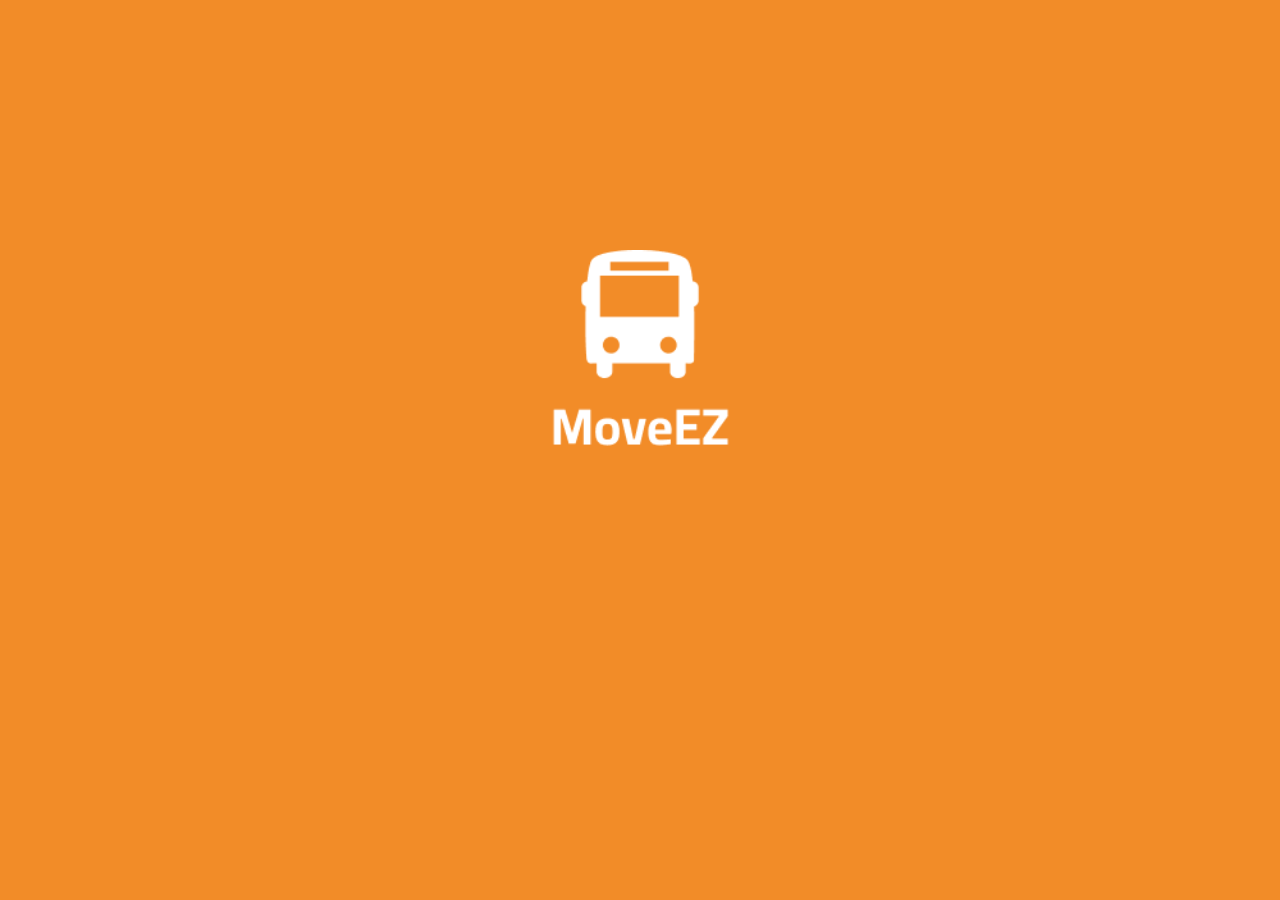
<file: index.html>
<!DOCTYPE html>
<html lang="en">
<head>
  <meta charset="UTF-8">
  <title>MoveEZ</title>
  <style>
    body {
      margin: 0;
      padding: 0;
      background-color: #F28C28;
      font-family: Arial, sans-serif;
      text-align: center;
    }

    .top-image {
      margin-top: 250px;
      width: 15%;
    }

    .bottom-image {
      margin-top: 40px;
      width: 20%;
    }

    .text {
      margin-top: 30px;
      font-size: 20px;
      color: #333;
    }

.loader {
    display: flex;
    align-items: center;
    justify-content: center;
    flex-direction: column;
    gap: 5px;
  }
  
  .loading-text {
    color: white;
    font-size: 14pt;
    font-weight: 600;
    margin-left: 10px;
  }
  
  .dot {
    margin-left: 3px;
    animation: blink 1.5s infinite;
  }
  .dot:nth-child(2) {
    animation-delay: 0.3s;
  }
  
  .dot:nth-child(3) {
    animation-delay: 0.6s;
  }
  
  .loading-bar-background {
    --height: 30px;
    display: flex;
    align-items: center;
    box-sizing: border-box;
    padding: 5px;
    width: 200px;
    height: var(--height);
    background-color: transparent /*change this*/;
    border-radius: calc(var(--height) / 2);
  }
  
  .loading-bar {
    position: relative;
    display: flex;
    justify-content: center;
    flex-direction: column;
    --height: 20px;
    width: 0%;
    height: var(--height);
    overflow: hidden;
    background: white;
    border-radius: calc(var(--height) / 2);
    animation: loading 4s ease-out infinite;
  }
  
  .white-bars-container {
    position: absolute;
    display: flex;
    align-items: center;
    gap: 18px;
  }
  
  .white-bar {
    background: rgb(255, 255, 255);
    background: linear-gradient(
      -45deg,
      rgba(255, 255, 255, 1) 0%,
      rgba(255, 255, 255, 0) 70%
    );
    width: 15px;
    height: 45px;
    opacity: 0.3;
    rotate: 45deg;
  }
  
  @keyframes loading {
    0% {
      width: 0;
    }
    80% {
      width: 100%;
    }
    100% {
      width: 100%;
    }
  }
  
  @keyframes blink {
    0%,
    100% {
      opacity: 0;
    }
    50% {
      opacity: 1;
    }
  }
  
  </style>
</head>
<body>

  <img src="Frame 1.png" alt="Top Image" class="top-image">
<div class="loader">
    <div class="loading-text">
    </div>
    <div class="loading-bar-background">
      <div class="loading-bar">
        <div class="white-bars-container">
          <div class="white-bar"></div>
          <div class="white-bar"></div>
          <div class="white-bar"></div>
          <div class="white-bar"></div>
          <div class="white-bar"></div>
          <div class="white-bar"></div>
          <div class="white-bar"></div>
          <div class="white-bar"></div>
          <div class="white-bar"></div>
          <div class="white-bar"></div>
        </div>
      </div>
    </div>
  </div>
  

</body>
<script>
  setTimeout(function () {
    window.location.href = "index22.html"; // غيري دي لاسم الصفحة اللي عايزة تروحيها
  }, 4000);
</script>

</html>
</file>
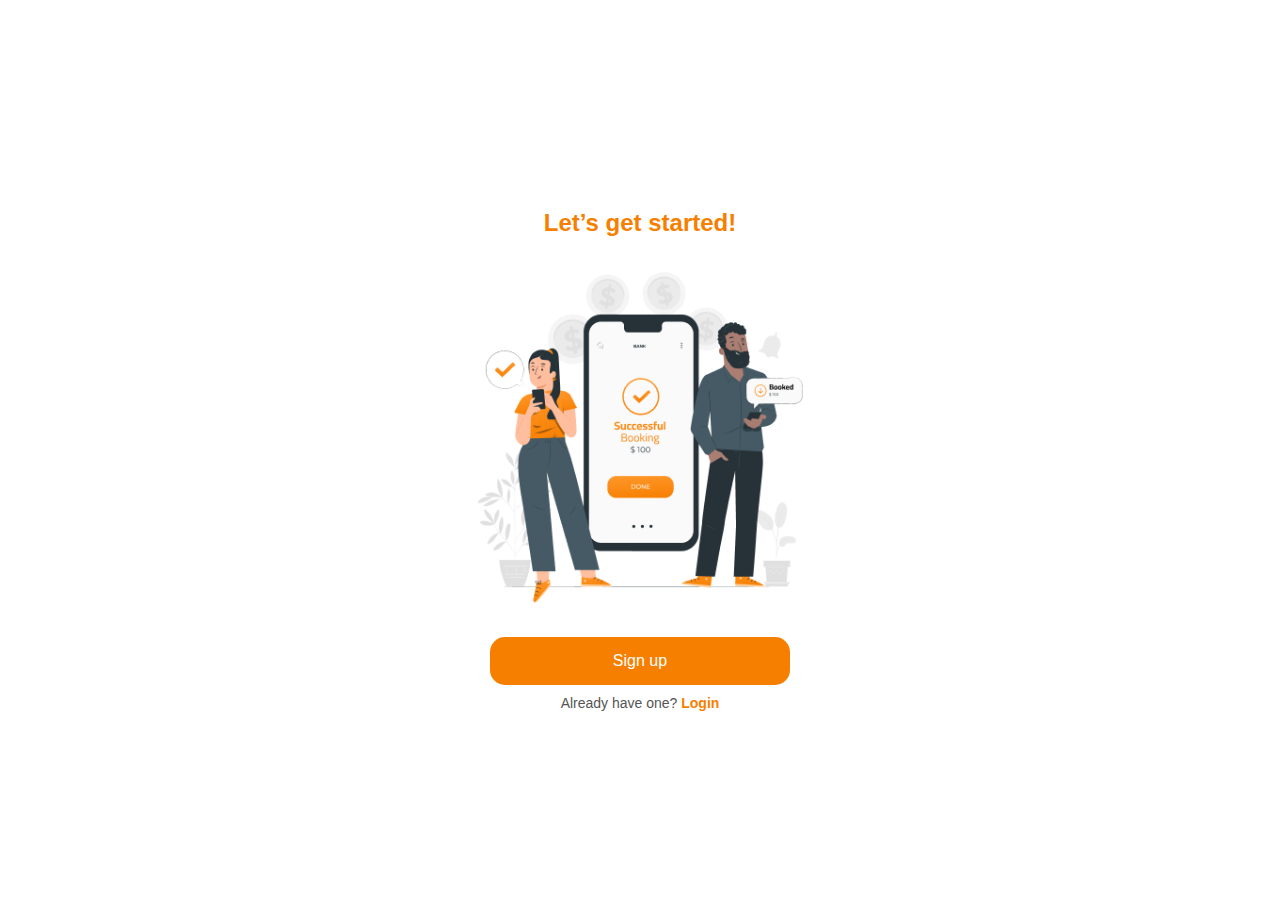
<file: getstarted.html>
<!DOCTYPE html>
<html lang="en">
<head>
  <meta charset="UTF-8" />
  <meta name="viewport" content="width=device-width, initial-scale=1.0"/>
  <title>MoveEZ</title>
  <style>
    body {
      margin: 0;
      font-family: sans-serif;
      background-color: #fff;
      display: flex;
      flex-direction: column;
      align-items: center;
      justify-content: center;
      height: 100vh;
      text-align: center;
    }

    h2 {
      color: rgba(247, 127, 0, 1);
      margin-bottom: 20px;
    }

    .illustration {
      width: auto;
      height: 350px;
      margin-bottom: 30px;
    }

    .signup-button {
      width: 90%;
      max-width: 300px;
      padding: 15px;
      background-color: rgba(247, 127, 0, 1);
      color: white;
      font-size: 16px;
      border: none;
      border-radius: 15px;
      cursor: pointer;
      margin-bottom: 10px;
    }
.container {
      display: flex;
      flex-direction: column;
      align-items: center;
    }

    .login-text {
      font-size: 14px;
      color: #555;
    }

    .login-text a {
      color: rgba(247, 127, 0, 1);
      text-decoration: none;
      font-weight: bold;
    }

  </style>
</head>
<body>  
  <div class="container">
    <h2>Let’s get started!</h2>
    <img src="image.png" alt="Illustration" class="illustration" />

    <button class="signup-button" onclick="goToSignup()">Sign up</button>
    <div class="login-text">Already have one? <a href="login.html">Login</a></div>  </div>

  <script>
    function goToSignup() {
      window.location.href = "signup.html"; // غير الرابط لو محتاج صفحة تانية
    }
  </script>
</body>
</html>
</file>
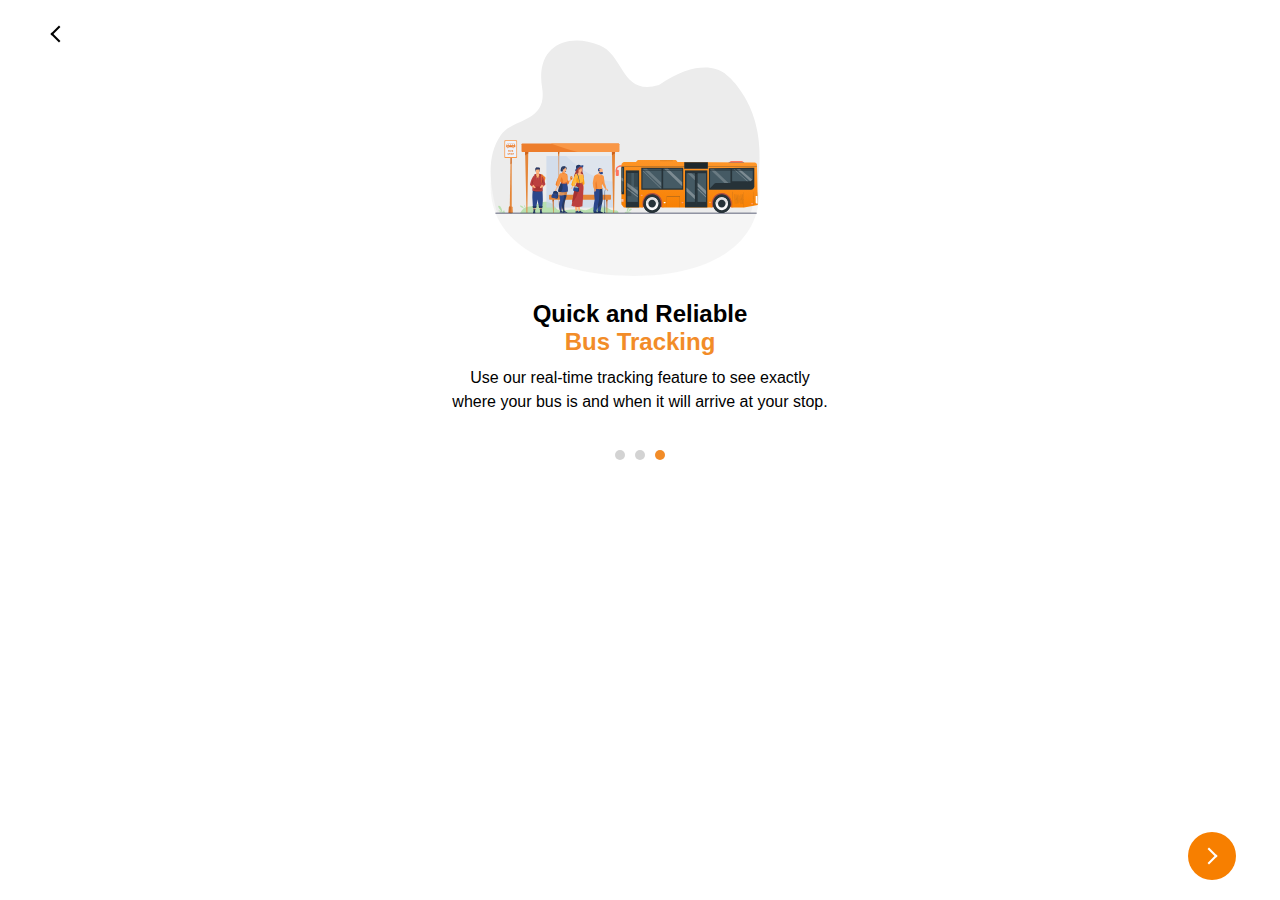
<file: index2.html>
<!DOCTYPE html>
<html lang="en">
<head>
  <meta charset="UTF-8">
  <title>MoveEZ</title>
  <style>
    body {
      margin: 0;
      font-family: sans-serif;
      background: white;
      color: black;
    }

    .container {
      display: flex;
      flex-direction: column;
      align-items: center;
      padding: 20px;
      position: relative;
    }

    .header {
      width: 100%;
      display: flex;
      justify-content: space-between;
    }

    .skip-text {
      font-size: 16px;
      text-decoration: none;
      color: black;
      margin-right: 20px;
    }

    .image-section img {
      width: 90%;
      max-width: 300px;
      margin-top: 20px;
    }

    .text-section {
      text-align: center;
      margin-top: 20px;
    }

    .text-section h2 {
      font-size: 24px;
      margin: 0;
    }

    .text-section .highlight {
      color: #F28C28;
    }

    .text-section p {
      font-size: 16px;
      margin-top: 10px;
      line-height: 1.5;
    }

    .dots {
      display: flex;
      justify-content: center;
      margin-top: 20px;
    }

    .dot {
      height: 10px;
      width: 10px;
      background-color: lightgray;
      border-radius: 50%;
      margin: 0 5px;
    }

    .dot.active {
      background-color: #F28C28;
    }

    button {
      position: relative;
      display: inline-block;
      cursor: pointer;
      outline: none;
      border: 0;
      vertical-align: middle;
      text-decoration: none;
      background: transparent;
      padding: 0;
      font-size: inherit;
      font-family: inherit;
    }

    button.learn-more {
      width: 12rem;
      height: auto;
      position: fixed;
      bottom: 20px;
      right: -100px;
      z-index: 0;
    }

    button.learn-more .circle {
      transition: all 0.45s cubic-bezier(0.65, 0, 0.076, 1);
      position: relative;
      display: block;
      margin: 0;
      width: 3rem;
      height: 3rem;
      background: rgba(247, 127, 0, 1);
      border-radius: 1.625rem;
    }

    button.learn-more .circle .icon.arrow {
      transition: all 0.45s cubic-bezier(0.65, 0, 0.076, 1);
      position: absolute;
      top: 0;
      bottom: 0;
      margin: auto;
      left: 0.625rem;
      width: 1.125rem;
      height: 0.125rem;
      background: none;
    }

    button.learn-more .circle .icon.arrow::before {
      position: absolute;
      content: "";
      top: -0.29rem;
      right: 0.0625rem;
      width: 0.625rem;
      height: 0.625rem;
      border-top: 0.125rem solid #fff;
      border-right: 0.125rem solid #fff;
      transform: rotate(45deg);
    }

    button.learn-more2 {
      width: 10rem;
      height: auto;
      position: fixed;
      bottom: -10px;
      right: -100px;
      z-index: 0;
    }

    button.learn-more2 .circle2 {
      transition: all 0.45s cubic-bezier(0.65, 0, 0.076, 1);
      position: relative;
      display: block;
      margin: 0;
      width: 3rem;
      height: 3rem;
      background: transparent;
      border-radius: 1.625rem;
    }

    button.learn-more2 .circle2 .icon.arrow2 {
      transition: all 0.45s cubic-bezier(0.65, 0, 0.076, 1);
      position: absolute;
      top: 0;
      bottom: 0;
      margin: auto;
      left: 0.625rem;
      width: 1.125rem;
      height: 0.125rem;
      background: none;
    }

    button.learn-more2 .circle2 .icon.arrow2::before {
      position: absolute;
      content: "";
      top: -0.29rem;
      right: 0.0625rem;
      width: 0.625rem;
      height: 0.625rem;
      border-top: 0.125rem solid black;
      border-right: 0.125rem solid black;
      transform: rotate(45deg);
    }

    .back-button {
      width: 10rem;
      height: auto;
      position: absolute;
      top: 20px;
      left: 20px;
      z-index: 1;
      transform: rotate(180deg);
    }

    /* Media Query for Mobile Devices */
    @media (max-width: 767px) {
      .image-section img {
        width: 90%;
        max-width: 350px; /* تكبير الصورة */
      }

      .text-section h2 {
        font-size: 28px; /* تكبير النص */
      }

      .text-section p {
        font-size: 18px; /* تكبير النص */
      }

      .dots .dot {
        width: 15px; /* تكبير النقاط */
        height: 15px;
      }

      button.learn-more {
        width: 14rem; /* تكبير الزر */
        bottom: 30px;
        right: 30px;
      }

      button.learn-more .circle {
        width: 3.5rem; /* تكبير الزر الدائري */
        height: 3.5rem;
      }

      button.learn-more2 {
        width: 12rem;
        bottom: 40px;
      }

      button.learn-more2 .circle2 {
        width: 3.5rem;
        height: 3.5rem;
      }
    }
  </style>
</head>
<body>
  <div class="container">

    <!-- سهم الرجوع فوق شمال -->
    <div class="back-button">
      <a href="index23.html">
        <button class="learn-more2">
          <span class="circle2" aria-hidden="true">
            <span class="icon arrow2"></span>
          </span>
        </button>
      </a>
    </div>

    <!-- صورة الباص -->
    <div class="image-section">
      <img src="Welcome 2.svg" alt="Bus Illustration">
    </div>

    <!-- النص -->
    <div class="text-section">
      <h2>Quick and Reliable<br><span class="highlight">Bus Tracking</span></h2>
      <p>
        Use our real-time tracking feature to see exactly<br>
        where your bus is and when it will arrive at your stop.
      </p>
    </div>

    <!-- الدوائر -->
    <div class="dots">
      <span class="dot"></span>
      <span class="dot"></span>
      <span class="dot active"></span>
    </div>

    <!-- السهم اللي تحت -->
    <div class="next-button">
      <a href="getstarted.html">
        <button class="learn-more">
          <span class="circle" aria-hidden="true">
            <span class="icon arrow"></span>
          </span>
        </button>
      </a>
    </div>
    
  </div>
</body>
</html>
</file>
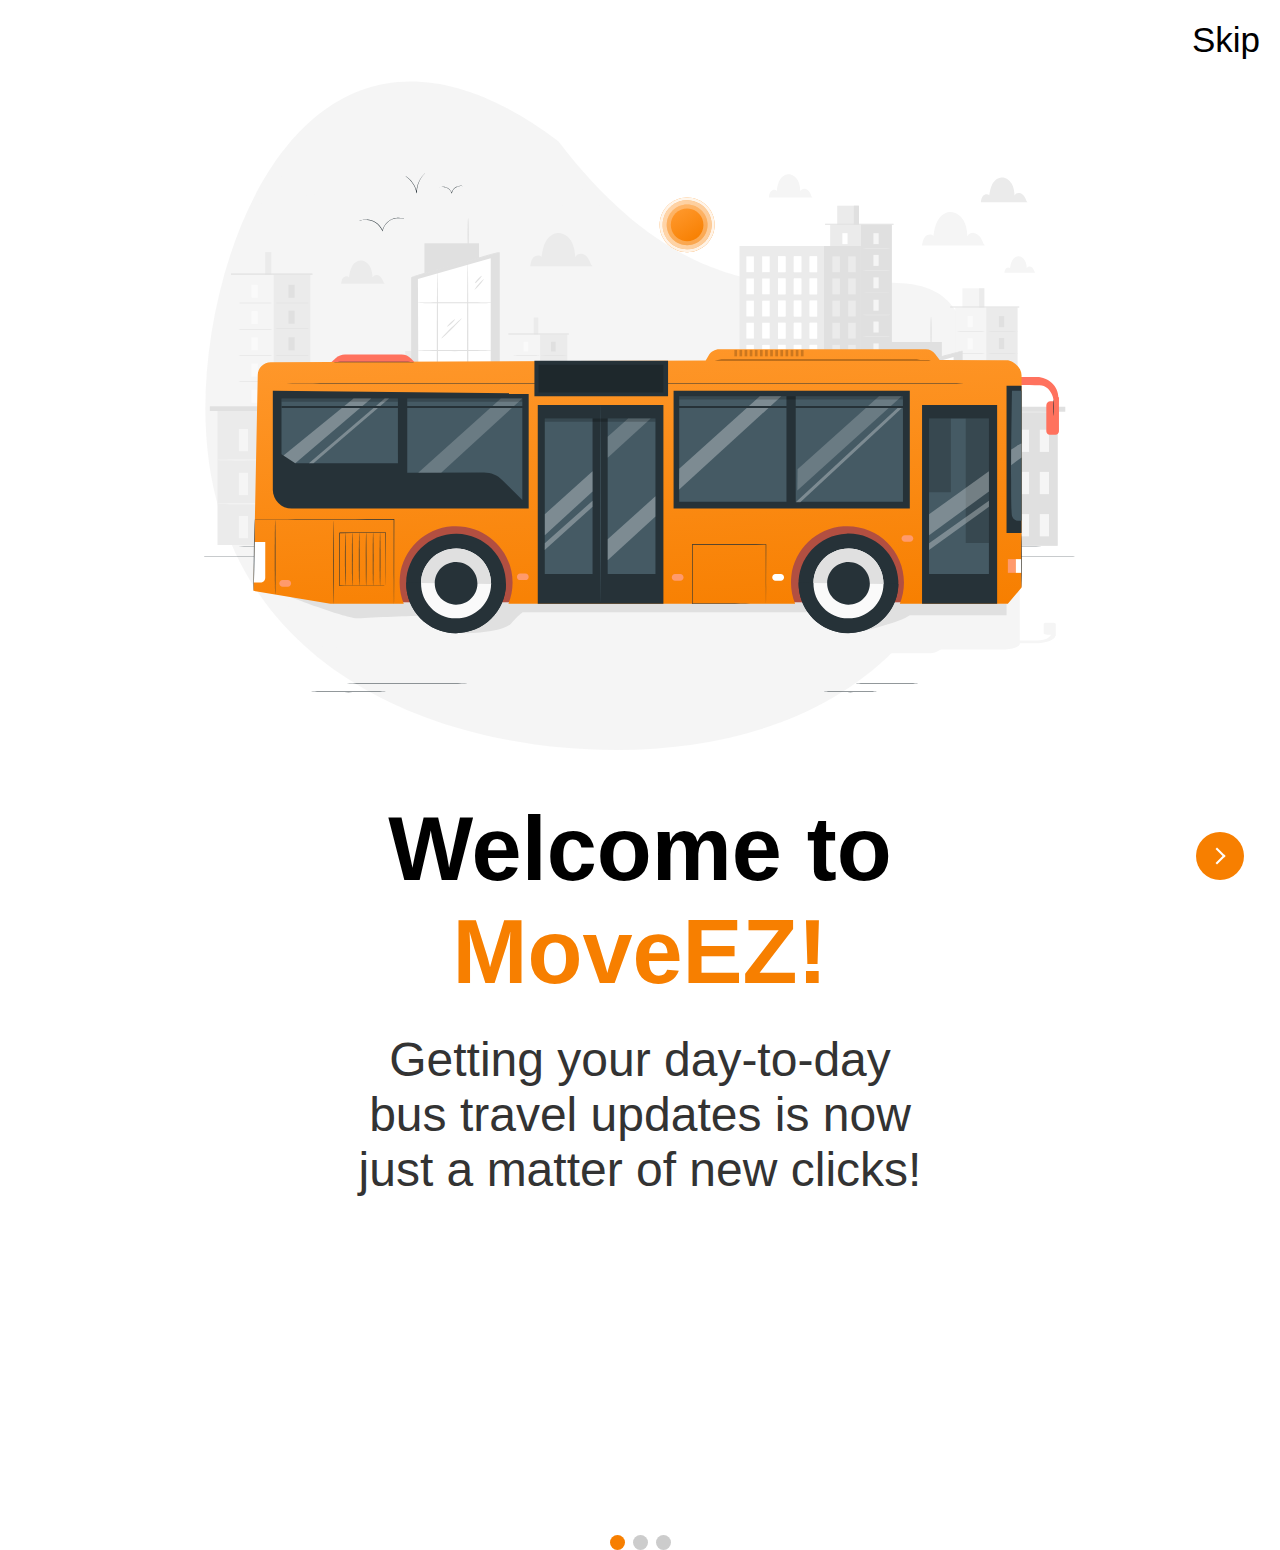
<file: index22.html>
<!DOCTYPE html>
<html lang="en">
<head>
  <meta charset="UTF-8">
  <title>MoveEZ</title>
  <style>
    body {
      margin: 0;
      padding: 0;
      font-family: 'Segoe UI', sans-serif;
      background-color: #fff;
      display: flex;
      flex-direction: column;
      align-items: center;
      height: 100vh;
      position: relative;
    }

    .skip {
      position: absolute;
      top: 20px;
      right: 20px;
      font-size: 35px;
      color: black;
      text-decoration: none;
      
    }

    .bus-image {
      margin-top: 80px;
      width: 900px;

    }

    .text-block {
      text-align: center;
      margin: 30px 20px 0 20px;
    }

    .text-block h1 {
      margin: 0;
      font-size: 90px;
      font-weight: bold;
    }

    .text-block span {
      color: rgba(247, 127, 0, 1);
    }

    .text-block p {
      margin-top: 10px;
      font-size: 48px;
      color: #333;
    }

    .indicators {
      display: flex;
      justify-content: center;
      margin-top: 200px;
      gap: 8px;
    }

    .dot {
      width: 15px;
      height: 15px;
      border-radius: 50%;
      background-color: #ccc;
    }

    .dot.active {
      background-color: rgba(247, 127, 0, 1);
    }

    button {
      position: relative;
      display: inline-block;
      cursor: pointer;
      outline: none;
      border: 0;
      vertical-align: middle;
      text-decoration: none;
      background: transparent;
      padding: 0;
      font-size: inherit;
      font-family: inherit;
    }

    button.learn-more {
      width: 4rem;
      height: auto;
      position: fixed;
      bottom: 20px;
      right: 20px;
      z-index: 1;
    }

    button.learn-more .circle {
      transition: all 0.45s cubic-bezier(0.65, 0, 0.076, 1);
      position: relative;
      display: block;
      margin: 0;
      width: 3rem;
      height: 3rem;
      background: rgba(247, 127, 0, 1);
      border-radius: 1.625rem;
    }

    button.learn-more .circle .icon {
      transition: all 0.45s cubic-bezier(0.65, 0, 0.076, 1);
      position: absolute;
      top: 0;
      bottom: 0;
      margin: auto;
      background: white;
    }

    button.learn-more .circle .icon.arrow {
      transition: all 0.45s cubic-bezier(0.65, 0, 0.076, 1);
      left: 0.625rem;
      width: 1.125rem;
      height: 0.125rem;
      background: none;
    }

    button.learn-more .circle .icon.arrow::before {
      position: absolute;
      content: "";
      top: -0.29rem;
      right: 0.0625rem;
      width: 0.625rem;
      height: 0.625rem;
      border-top: 0.125rem solid #fff;
      border-right: 0.125rem solid #fff;
      transform: rotate(45deg);
    }

    @media (max-width: 768px) {
      .text-block h1 {
        font-size: 32px;
      }
    
      .text-block p {
        font-size: 20px;
      }
    
      .bus-image {
        width: 90%; /* عشان يفضل مناسب */
      }
    }

    
  </style>
</head>
<body>

  <a href="getstarted.html" class="skip">Skip</a>

  <img src="Welcome 1.svg" alt="Bus Image" class="bus-image">
<br>
  <div class="text-block">
    <h1>Welcome to<br> <span>MoveEZ!</span></h1> <br>
    <p>Getting your day-to-day<br>bus travel updates is now<br>just a matter of new clicks!</p>
  </div>
<br> <br> <br>  <br> <br>
  <div class="indicators">
    <div class="dot active"></div>
    <div class="dot"></div>
    <div class="dot"></div>
  </div>

  <button class="learn-more">
    <a href="index23.html">
      <span class="circle" aria-hidden="true">
        <span class="icon arrow"></span>
      </span>
    </a>
  </button>

</body>
</html>
</file>
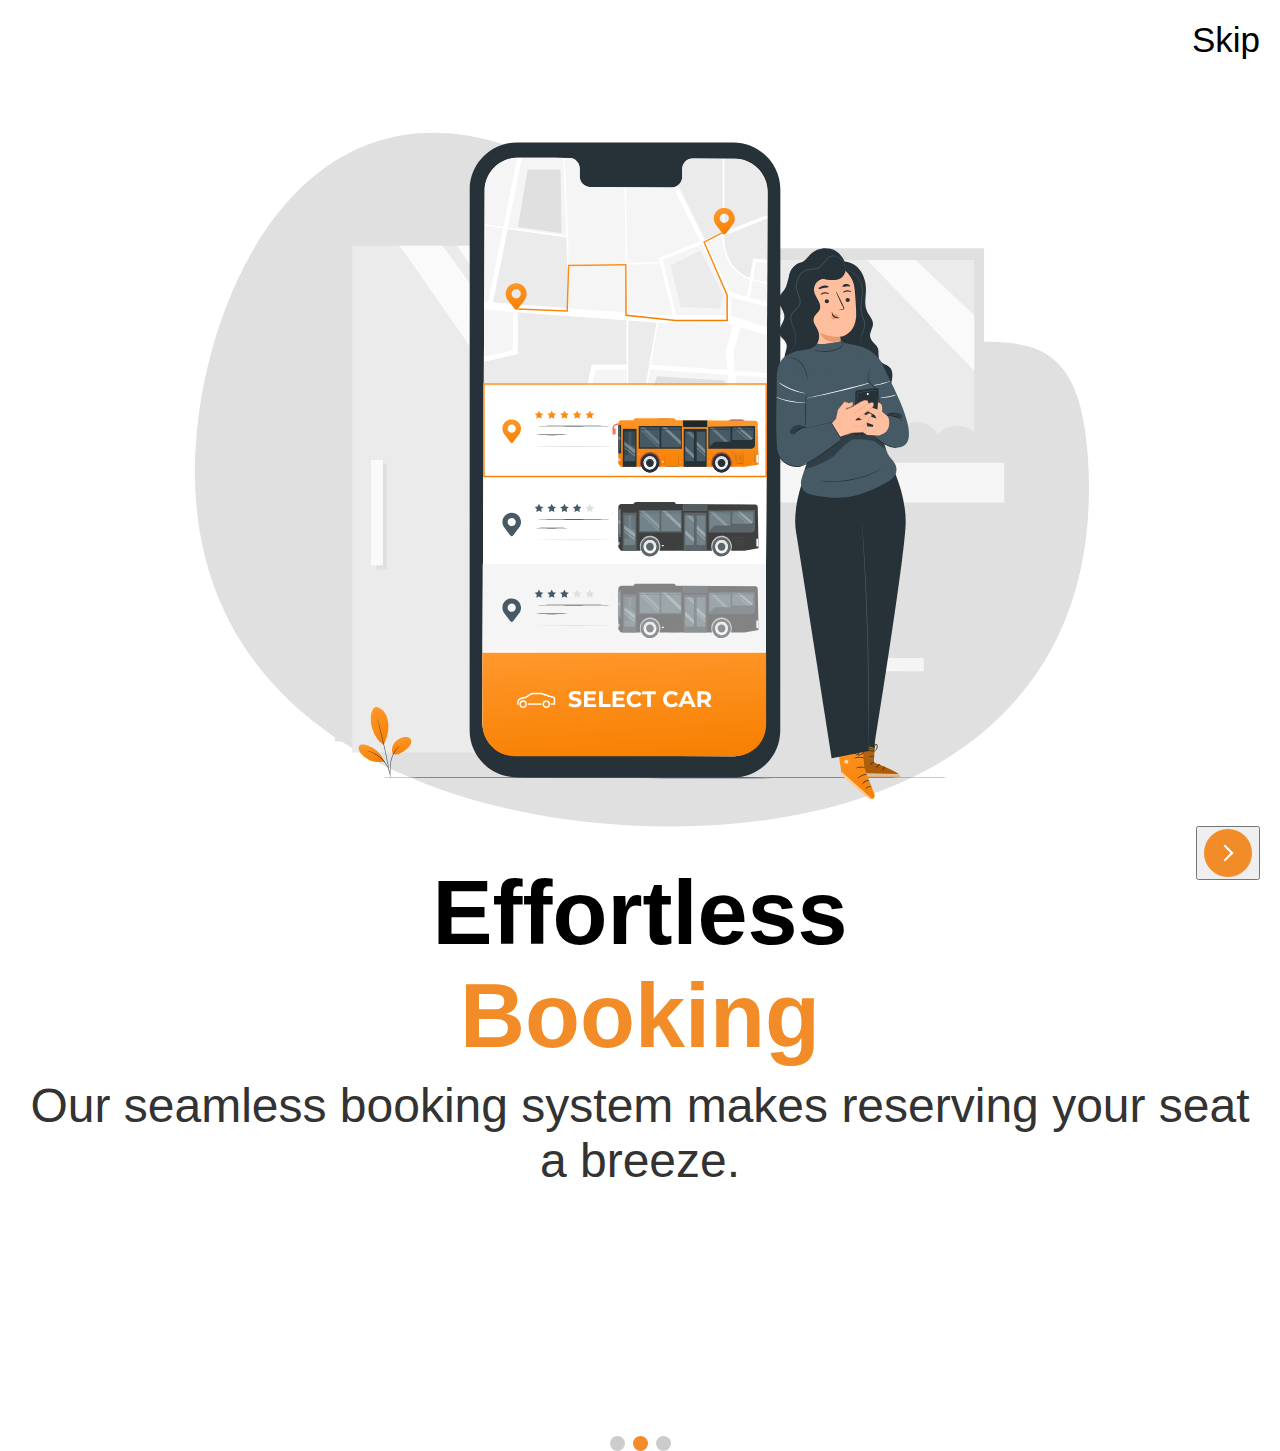
<file: index23.html>
<!DOCTYPE html>
<html lang="en">
<head>
  <meta charset="UTF-8">
  <title>MoveEZ</title>
  <style>
    body {
      margin: 0;
      padding: 0;
      font-family: 'Segoe UI', sans-serif;
      background-color: #fff;
      display: flex;
      flex-direction: column;
      align-items: center;
      height: 100vh;
      position: relative;
    }

    .skip {
      position: absolute;
      top: 20px;
      right: 20px;
      font-size: 35px;
      color: black;
      text-decoration: none;
    }

    .bus-image {
      margin-top: 80px;
      width: 900px;
    }

    .text-block {
      text-align: center;
      margin: 30px 20px 0 20px;
    }

    .text-block h1 {
      margin: 0;
      font-size: 90px;
      font-weight: bold;
    }

    .text-block span {
      color: #F28C28;
    }

    .text-block p {
      margin-top: 10px;
      font-size: 48px;
      color: #333;
    }

    .indicators {
      display: flex;
      justify-content: center;
      margin-top: 200px;
      gap: 8px;
    }

    .dot {
      width: 15px;
      height: 15px;
      border-radius: 50%;
      background-color: #ccc;
    }

    .dot.active {
      background-color: #F28C28;
    }

    button.learn-more {
      width: 4rem;
      height: auto;
      position: fixed;
      bottom: 20px;
      right: 20px;
      z-index: 1;
    }

    button.learn-more .circle {
      transition: all 0.45s cubic-bezier(0.65, 0, 0.076, 1);
      position: relative;
      display: block;
      margin: 0;
      width: 3rem;
      height: 3rem;
      background: #F28C28;
      border-radius: 1.625rem;
    }

    button.learn-more .circle .icon.arrow {
      position: absolute;
      top: 0;
      bottom: 0;
      left: 0.625rem;
      margin: auto;
      width: 1.125rem;
      height: 0.125rem;
      background: none;
    }

    button.learn-more .circle .icon.arrow::before {
      content: "";
      position: absolute;
      top: -0.29rem;
      right: 0.0625rem;
      width: 0.625rem;
      height: 0.625rem;
      border-top: 0.125rem solid white;
      border-right: 0.125rem solid white;
      transform: rotate(45deg);
    }

    .back-button {
      position: absolute;
      top: 20px;
      left: 20px;
      transform: rotate(180deg);
    }

    .back-button .circle2 {
      width: 3rem;
      height: 3rem;
      background: transparent;
      border-radius: 1.625rem;
    }

    .back-button .circle2 .arrow2 {
      position: absolute;
      top: 0;
      bottom: 0;
      left: 0.625rem;
      margin: auto;
      width: 1.125rem;
      height: 0.125rem;
    }

    .back-button .circle2 .arrow2::before {
      content: "";
      position: absolute;
      top: -0.29rem;
      right: 0.0625rem;
      width: 0.625rem;
      height: 0.625rem;
      border-top: 0.125rem solid black;
      border-right: 0.125rem solid black;
      transform: rotate(45deg);
    }
  </style>
</head>
<body>

    
  <a href="getstarted.html" class="skip">Skip</a>

  <div class="bus-image">
    <img src="Home page image (same image as Welcome 3 but in bigger size ).svg" alt="Bus Illustration" style="width:100%;">
  </div>

  <div class="text-block">
    <h1>Effortless<br><span>Booking</span></h1>
    <p>Our seamless booking system makes reserving your seat a breeze.</p>
  </div>

  <div class="indicators">
    <span class="dot"></span>
    <span class="dot active"></span>
    <span class="dot"></span>
  </div>

  <button class="learn-more">
    <span class="circle">
      <span class="icon arrow"></span>
    </span>
  </button>

</body>
</html>
</file>
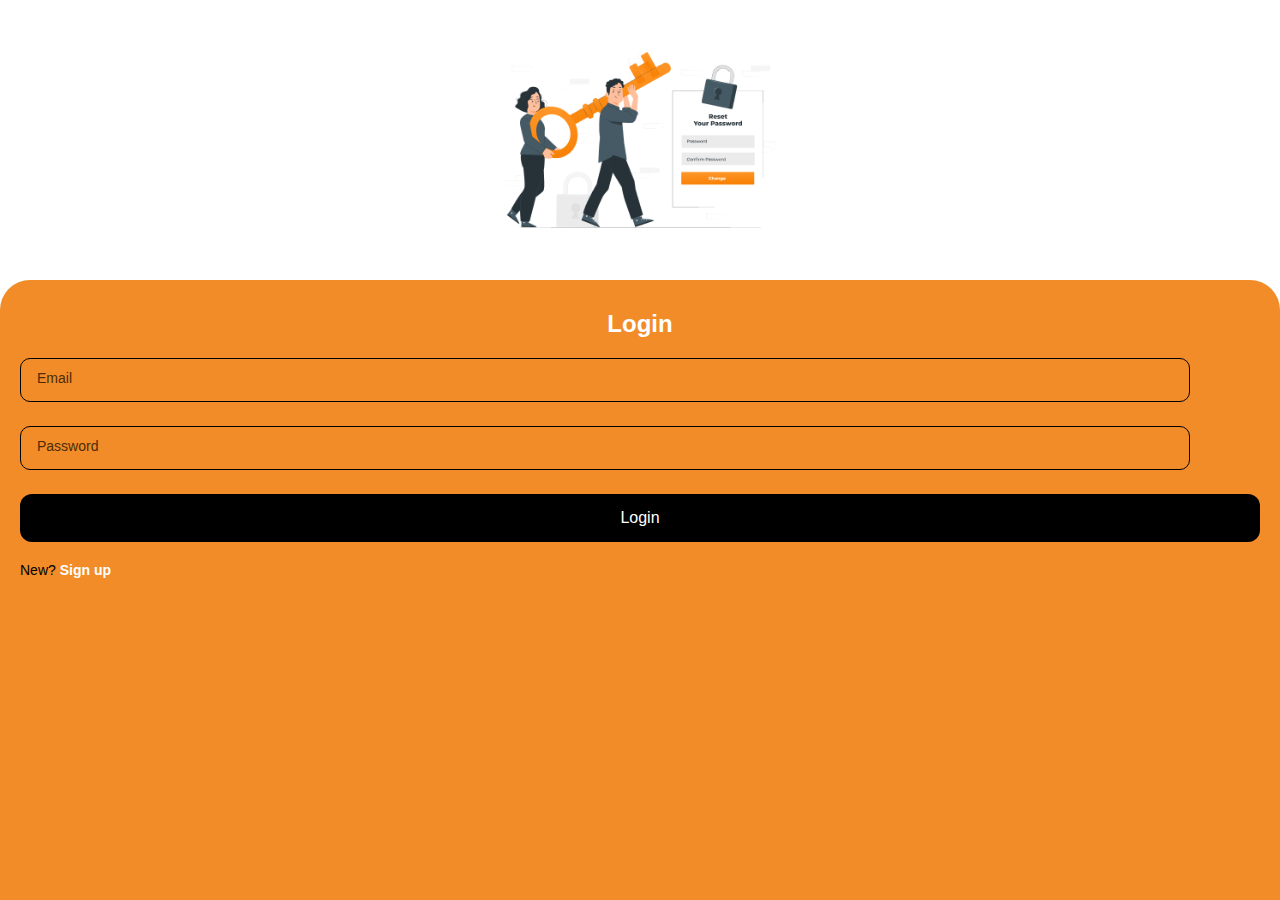
<file: login.html>
<!DOCTYPE html>
<html lang="en">
<head>
  <meta charset="UTF-8" />
  <meta name="viewport" content="width=device-width, initial-scale=1.0"/>
  <title>MoveEZ</title>
  <style>
    body {
      margin: 0;
      font-family: sans-serif;
      background-color: #fff;
    }

    .container {
      display: flex;
      flex-direction: column;
      height: 100vh;
    }

    .top-section {
      flex: 1;
      display: flex;
      justify-content: center;
      align-items: center;
    }

    .illustration {
      max-width: 300px;
      height: auto;
    }

    .form-section {
      flex: 2;
      background-color: #F28C28;
      border-top-left-radius: 30px;
      border-top-right-radius: 30px;
      padding: 30px 20px;
      display: flex;
      flex-direction: column;
      gap: 20px;
    }

    h2 {
      margin: 0;
      color: white;
      text-align: center;
    }

    .form-group {
      position: relative;
    }

    .form-group input {
      width: 90%;
      padding: 12px 40px 12px 12px;
      border-radius: 10px;
      border: 1px solid black;
      outline: none;
      font-size: 16px;
      background-color: transparent;
      transition: border 0.3s;
    }

    .form-group label {
      position: absolute;
      top: 12px;
      left: 12px;
      color: #4c2b06;
      font-size: 14px;
      pointer-events: none;
      transition: all 0.3s ease;
      background-color: #F28C28;
      padding: 0 5px;
    }

    .form-group input:focus + label,
    .form-group input:not(:placeholder-shown) + label {
      top: -8px;
      left: 10px;
      font-size: 12px;
      color: black;
    }

    .error {
      font-size: 12px;
      color: red;
      margin-top: 4px;
    }

    .signup-button {
      width: 100%;
      padding: 15px;
      background-color: black;
      color: white;
      font-size: 16px;
      border: none;
      border-radius: 12px;
      cursor: pointer;
    }

    .toggle-password {
      position: absolute;
      top: 50%;
      right: 12px;
      transform: translateY(-50%);
      cursor: pointer;
      background: none;
      border: none;
      font-size: 14px;
      color: #333;
    }

    .login-text {
      font-size: 14px;
      color: black;
    }

    .login-text a {
      color: white;
      text-decoration: none;
      font-weight: bold;
    }

  </style>
</head>
<body>
  <div class="container">
    <div class="top-section">
      <img src="20602816_6333052 1.png" alt="Illustration" class="illustration" />
    </div>
    <div class="form-section">
      <h2>Login</h2>

      

      <div class="form-group">
        <input type="email" id="email" placeholder=" " />
        <label for="email">Email</label>
        <div class="error" id="email-error"></div>
      </div>

      <div class="form-group">
        <input type="password" id="password" placeholder=" " />
        <label for="password">Password</label>
        <button class="toggle-password" onclick="togglePassword()"></button>
        <div class="error" id="password-error"></div>
      </div>

      <button class="signup-button" onclick="validateForm()">Login</button>
      <div class="login-text">New? <a href="signup.html">Sign up</a></div>  </div>
    </div>
  </div>

  <script>
    function validateForm() {
      let valid = true;

      const name = document.getElementById("name").value.trim();
      const email = document.getElementById("email").value.trim();
      const password = document.getElementById("password").value.trim();

      const nameError = document.getElementById("name-error");
      const emailError = document.getElementById("email-error");
      const passwordError = document.getElementById("password-error");

      nameError.textContent = "";
      emailError.textContent = "";
      passwordError.textContent = "";

      if (name === "") {
        nameError.textContent = "Name is required";
        valid = false;
      }

      if (!/^\S+@\S+\.\S+$/.test(email)) {
        emailError.textContent = "Invalid email";
        valid = false;
      }

      if (password.length < 6) {
        passwordError.textContent = "Password must be at least 6 characters";
        valid = false;
      }

      if (valid) {
        alert("Form is valid. Submitting...");
      }
    }

    function togglePassword() {
      const passwordInput = document.getElementById("password");
      const toggleButton = document.querySelector(".toggle-password");
      const isPassword = passwordInput.type === "password";

      passwordInput.type = isPassword ? "text" : "password";
      toggleButton.textContent = isPassword ? "Hide" : "Show";
    }
  </script>
</body>
</html>
</file>
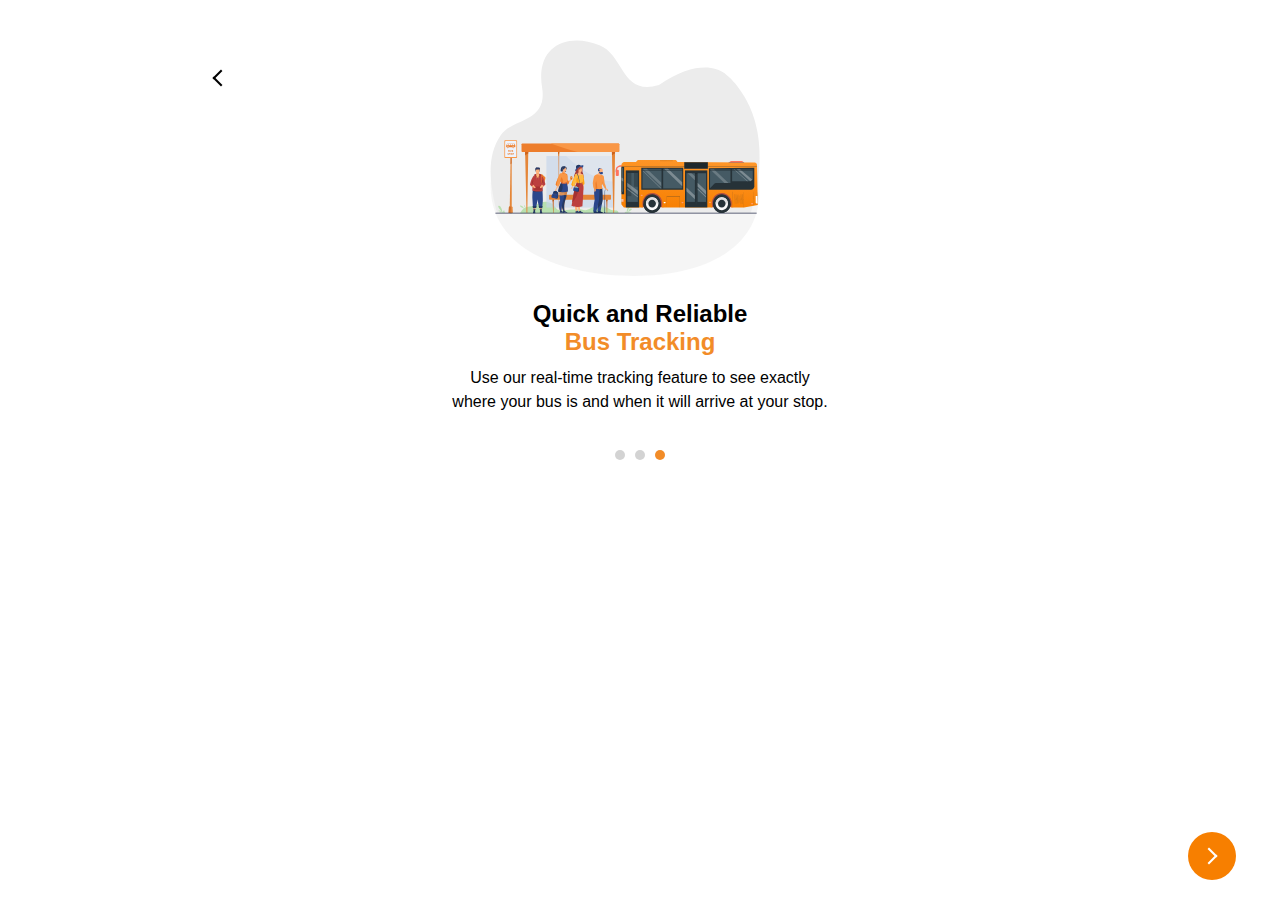
<file: new.html>
<!DOCTYPE html>
<html lang="en">
<head>
  <meta charset="UTF-8">
  <title>MoveEZ</title>
  <style>
    body {
      margin: 0;
      font-family: sans-serif;
      background: white;
      color: black;
    }

    .container {
      display: flex;
      flex-direction: column;
      align-items: center;
      padding: 20px;
      position: relative;
    }

    .header {
      width: 100%;
      display: flex;
      justify-content: space-between;
    }

    .skip-text {
      font-size: 16px;
      text-decoration: none;
      color: black;
      margin-right: 20px;
    }

    .image-section img {
      width: 90%;
      max-width: 300px;
      margin-top: 20px;
    }

    .text-section {
      text-align: center;
      margin-top: 20px;
    }

    .text-section h2 {
      font-size: 24px;
      margin: 0;
    }

    .text-section .highlight {
      color: #F28C28;
    }

    .text-section p {
      font-size: 16px;
      margin-top: 10px;
      line-height: 1.5;
    }

    .dots {
      display: flex;
      justify-content: center;
      margin-top: 20px;
    }

    .dot {
      height: 10px;
      width: 10px;
      background-color: lightgray;
      border-radius: 50%;
      margin: 0 5px;
    }

    .dot.active {
      background-color: #F28C28;
    }

    button {
      position: relative;
      display: inline-block;
      cursor: pointer;
      outline: none;
      border: 0;
      vertical-align: middle;
      text-decoration: none;
      background: transparent;
      padding: 0;
      font-size: inherit;
      font-family: inherit;
    }

    button.learn-more {
      width: 12rem;
      height: auto;
      position: fixed;
      bottom: 20px;
      right: -100px;
      z-index: 0;
    }

    button.learn-more .circle {
      transition: all 0.45s cubic-bezier(0.65, 0, 0.076, 1);
      position: relative;
      display: block;
      margin: 0;
      width: 3rem;
      height: 3rem;
      background: rgba(247, 127, 0, 1);
      border-radius: 1.625rem;
    }

    button.learn-more .circle .icon.arrow {
      transition: all 0.45s cubic-bezier(0.65, 0, 0.076, 1);
      position: absolute;
      top: 0;
      bottom: 0;
      margin: auto;
      left: 0.625rem;
      width: 1.125rem;
      height: 0.125rem;
      background: none;
    }

    button.learn-more .circle .icon.arrow::before {
      position: absolute;
      content: "";
      top: -0.29rem;
      right: 0.0625rem;
      width: 0.625rem;
      height: 0.625rem;
      border-top: 0.125rem solid #fff;
      border-right: 0.125rem solid #fff;
      transform: rotate(45deg);
    }

    button.learn-more2 {
      width: 12rem;
      height: auto;
      position: fixed;
      bottom: 30px;
      right: 30px;
      z-index: 0;
    }

    button.learn-more2 .circle2 {
      transition: all 0.45s cubic-bezier(0.65, 0, 0.076, 1);
      position: relative;
      display: block;
      margin: 0;
      width: 3.5rem;
      height: 3.5rem;
      background: transparent;
      border-radius: 1.625rem;
    }

    button.learn-more2 .circle2 .icon.arrow2 {
      transition: all 0.45s cubic-bezier(0.65, 0, 0.076, 1);
      position: absolute;
      top: 0;
      bottom: 0;
      margin: auto;
      left: 0.625rem;
      width: 1.125rem;
      height: 0.125rem;
      background: none;
    }

    button.learn-more2 .circle2 .icon.arrow2::before {
      position: absolute;
      content: "";
      top: -0.29rem;
      right: 0.0625rem;
      width: 0.625rem;
      height: 0.625rem;
      border-top: 0.125rem solid black;
      border-right: 0.125rem solid black;
      transform: rotate(45deg);
    }

    .back-button {
      width: 12rem;
      height: auto;
      position: absolute;
      top: 20px;
      left: 20px;
      z-index: 1;
      transform: rotate(180deg);
    }

    /* Media Query for Mobile Devices */
    @media (max-width: 767px) {
      .image-section img {
        width: 90%;
        max-width: 350px; /* تكبير الصورة */
      }

      .text-section h2 {
        font-size: 28px; /* تكبير النص */
      }

      .text-section p {
        font-size: 18px; /* تكبير النص */
      }

      .dots .dot {
        width: 15px; /* تكبير النقاط */
        height: 15px;
      }

      button.learn-more {
        width: 14rem; /* تكبير الزر */
        bottom: 30px;
        right: 30px;
      }

      button.learn-more .circle {
        width: 3.5rem; /* تكبير الزر الدائري */
        height: 3.5rem;
      }

      button.learn-more2 {
        width: 12rem;
        bottom: 40px;
      }

      button.learn-more2 .circle2 {
        width: 3.5rem;
        height: 3.5rem;
      }
    }
  </style>
</head>
<body>
  <div class="container">

    <!-- سهم الرجوع فوق شمال -->
    <div class="back-button">
      <a href="index23.html">
        <button class="learn-more2">
          <span class="circle2" aria-hidden="true">
            <span class="icon arrow2"></span>
          </span>
        </button>
      </a>
    </div>

    <!-- صورة الباص -->
    <div class="image-section">
      <img src="Welcome 2.svg" alt="Bus Illustration">
    </div>

    <!-- النص -->
    <div class="text-section">
      <h2>Quick and Reliable<br><span class="highlight">Bus Tracking</span></h2>
      <p>
        Use our real-time tracking feature to see exactly<br>
        where your bus is and when it will arrive at your stop.
      </p>
    </div>

    <!-- الدوائر -->
    <div class="dots">
      <span class="dot"></span>
      <span class="dot"></span>
      <span class="dot active"></span>
    </div>

    <!-- السهم اللي تحت -->
    <div class="next-button">
      <a href="getstarted.html">
        <button class="learn-more">
          <span class="circle" aria-hidden="true">
            <span class="icon arrow"></span>
          </span>
        </button>
      </a>
    </div>
    
  </div>
</body>
</html>
</file>
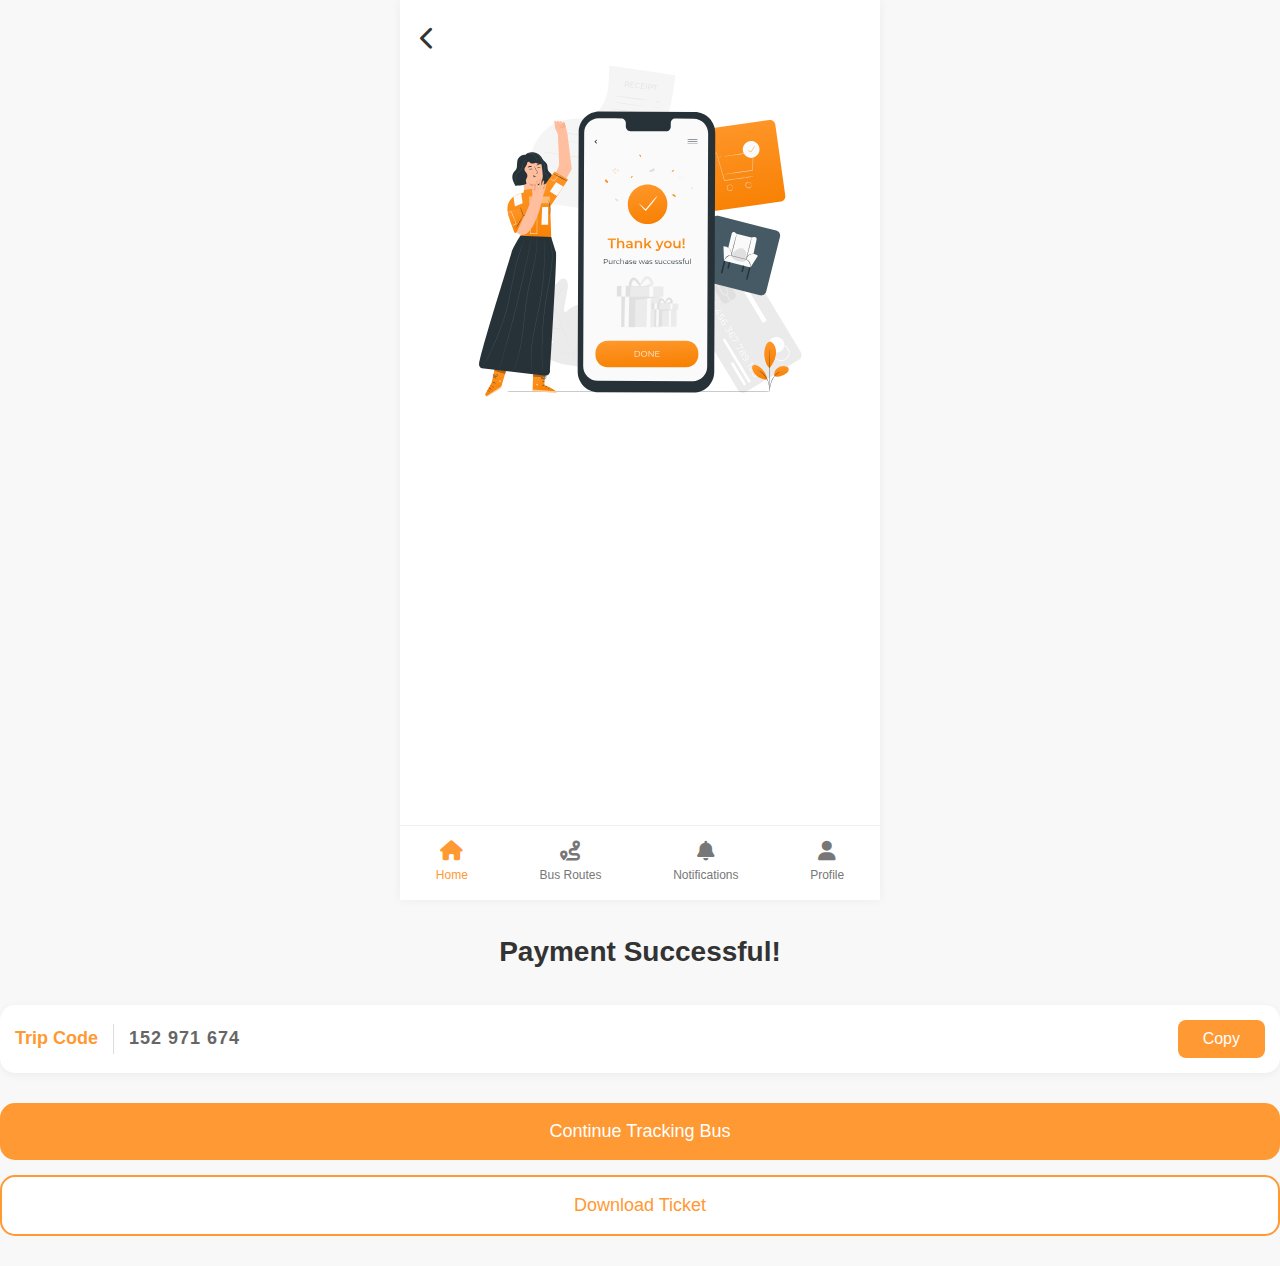
<file: pay.html>
<!DOCTYPE html>
<html lang="en">
<head>
    <meta charset="UTF-8">
    <meta name="viewport" content="width=device-width, initial-scale=1.0">
    <title>Bus Ticket App - Payment Successful</title>
    <link rel="stylesheet" href="styles.css">
    <link rel="stylesheet" href="https://cdnjs.cloudflare.com/ajax/libs/font-awesome/6.0.0-beta3/css/all.min.css">
</head>
<body>
    <div class="container">
        <!-- Back button -->
        <div class="back-button">
            <i class="fas fa-chevron-left"></i>
        </div>

        <!-- Main content -->
        <div class="main-content">
            <!-- Phone illustration with success message -->
            <div class="phone-illustration">
                <img src="Image Payment Successful!.svg">
                    </div>
                </div>
                <!-- Decorative elements -->
                
            </div>

            <!-- Payment success message -->
            <div class="payment-success">
                <h1>Payment Successful!</h1>
            </div>

            <!-- Trip code section -->
            <div class="trip-code-container">
                <div class="trip-code-content">
                    <div class="trip-code-label">Trip Code</div>
                    <div class="trip-code-divider"></div>
                    <div class="trip-code-number">152 971 674</div>
                    <button class="copy-button">Copy</button>
                </div>
            </div>

            <!-- Action buttons -->
            <div class="action-buttons">
                <button class="tracking-button">Continue Tracking Bus</button>
                <button class="download-button">Download Ticket</button>
            </div>
        </div>

        <!-- Bottom navigation -->
        <div class="bottom-nav">
            <div class="nav-item active">
                <i class="fas fa-home"></i>
                <span>Home</span>
            </div>
            <div class="nav-item">
                <i class="fas fa-route"></i>
                <span>Bus Routes</span>
            </div>
            <div class="nav-item">
                <i class="fas fa-bell"></i>
                <span>Notifications</span>
            </div>
            <div class="nav-item">
                <i class="fas fa-user"></i>
                <span>Profile</span>
            </div>
        </div>
    </div>

    <script src="script.js"></script>
</body>
</html>
</file>
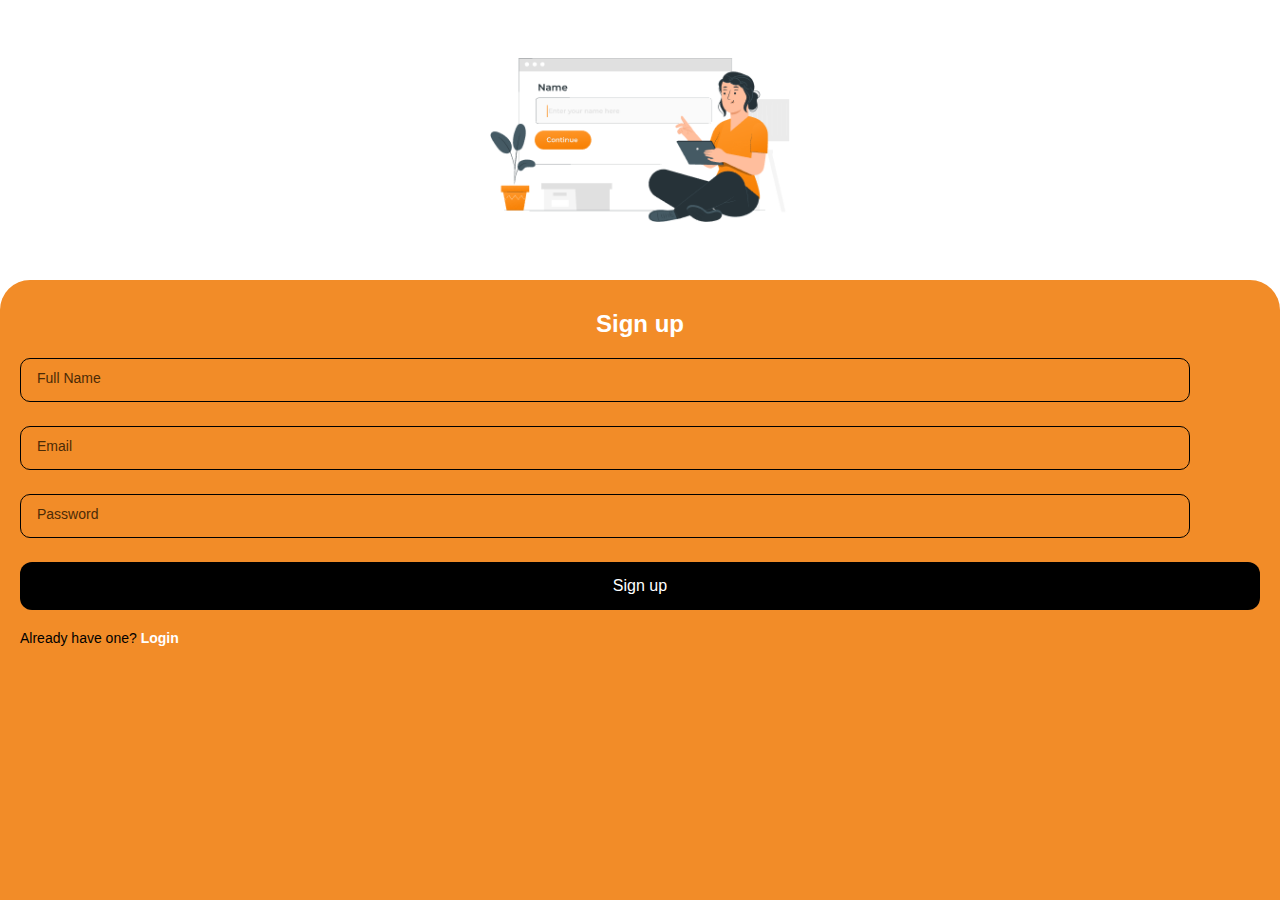
<file: signup.html>
<!DOCTYPE html>
<html lang="en">
<head>
  <meta charset="UTF-8" />
  <meta name="viewport" content="width=device-width, initial-scale=1.0"/>
  <title>MoveEZ</title>
  <style>
    body {
      margin: 0;
      font-family: sans-serif;
      background-color: #fff;
    }

    .container {
      display: flex;
      flex-direction: column;
      height: 100vh;
    }

    .top-section {
      flex: 1;
      display: flex;
      justify-content: center;
      align-items: center;
    }

    .illustration {
      max-width: 300px;
      height: auto;
    }

    .form-section {
      flex: 2;
      background-color: #F28C28;
      border-top-left-radius: 30px;
      border-top-right-radius: 30px;
      padding: 30px 20px;
      display: flex;
      flex-direction: column;
      gap: 20px;
    }

    h2 {
      margin: 0;
      color: white;
      text-align: center;
    }

    .form-group {
      position: relative;
    }

    .form-group input {
      width: 90%;
      padding: 12px 40px 12px 12px;
      border-radius: 10px;
      border: 1px solid black;
      outline: none;
      font-size: 16px;
      background-color: transparent;
      transition: border 0.3s;
    }

    .form-group label {
      position: absolute;
      top: 12px;
      left: 12px;
      color: #4c2b06;
      font-size: 14px;
      pointer-events: none;
      transition: all 0.3s ease;
      background-color: #F28C28;
      padding: 0 5px;
    }

    .form-group input:focus + label,
    .form-group input:not(:placeholder-shown) + label {
      top: -8px;
      left: 10px;
      font-size: 12px;
      color: black;
    }

    .error {
      font-size: 12px;
      color: red;
      margin-top: 4px;
    }

    .signup-button {
      width: 100%;
      padding: 15px;
      background-color: black;
      color: white;
      font-size: 16px;
      border: none;
      border-radius: 12px;
      cursor: pointer;
    }

    .toggle-password {
      position: absolute;
      top: 50%;
      right: 12px;
      transform: translateY(-50%);
      cursor: pointer;
      background: none;
      border: none;
      font-size: 14px;
      color: #333;
    }

    .login-text {
      font-size: 14px;
      color: black;
    }

    .login-text a {
      color: white;
      text-decoration: none;
      font-weight: bold;
    }

  </style>
</head>
<body>
  <div class="container">
    <div class="top-section">
      <img src="12219843_4884174 1.png" alt="Illustration" class="illustration" />
    </div>
    <div class="form-section">
      <h2>Sign up</h2>

      <div class="form-group">
        <input type="text" id="name" placeholder=" " />
        <label for="name">Full Name</label>
        <div class="error" id="name-error"></div>
      </div>

      <div class="form-group">
        <input type="email" id="email" placeholder=" " />
        <label for="email">Email</label>
        <div class="error" id="email-error"></div>
      </div>

      <div class="form-group">
        <input type="password" id="password" placeholder=" " />
        <label for="password">Password</label>
        <button class="toggle-password" onclick="togglePassword()"></button>
        <div class="error" id="password-error"></div>
      </div>

      <button class="signup-button" onclick="validateForm()">Sign up</button>
    
  <div class="login-text">Already have one? <a href="login.html">Login</a></div>  </div>
</div>
</div>
  
  <script>
    function validateForm() {
      let valid = true;

      const name = document.getElementById("name").value.trim();
      const email = document.getElementById("email").value.trim();
      const password = document.getElementById("password").value.trim();

      const nameError = document.getElementById("name-error");
      const emailError = document.getElementById("email-error");
      const passwordError = document.getElementById("password-error");

      nameError.textContent = "";
      emailError.textContent = "";
      passwordError.textContent = "";

      if (name === "") {
        nameError.textContent = "Name is required";
        valid = false;
      }

      if (!/^\S+@\S+\.\S+$/.test(email)) {
        emailError.textContent = "Invalid email";
        valid = false;
      }

      if (password.length < 6) {
        passwordError.textContent = "Password must be at least 6 characters";
        valid = false;
      }

      if (valid) {
        alert("Form is valid. Submitting...");
      }
    }

    function togglePassword() {
      const passwordInput = document.getElementById("password");
      const toggleButton = document.querySelector(".toggle-password");
      const isPassword = passwordInput.type === "password";

      passwordInput.type = isPassword ? "text" : "password";
      toggleButton.textContent = isPassword ? "Hide" : "Show";
    }
  </script>
</body>
</html>
</file>
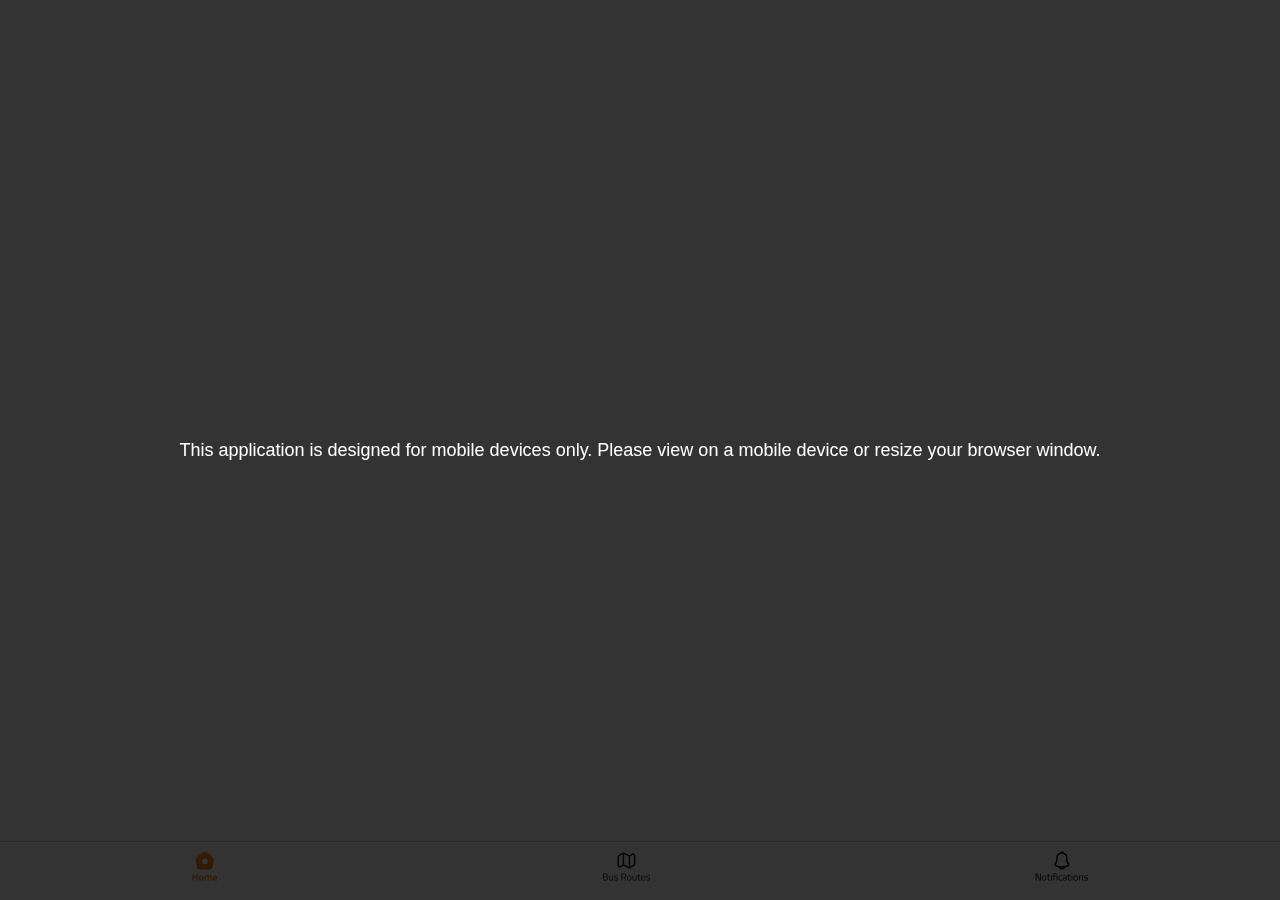
<file: test2.html>
<!DOCTYPE html>
<html lang="en">
<head>
    <meta charset="UTF-8">
    <meta name="viewport" content="width=device-width, initial-scale=1.0">
    <title>MoveEZ - Home</title>
    <link rel="stylesheet" href="stylee.css">
    <link rel="stylesheet" href="https://cdnjs.cloudflare.com/ajax/libs/font-awesome/6.0.0-beta3/css/all.min.css">
</head>
<body>
    <div class="container">
        <div class="home-screen">
            <!-- Search Section -->
            <div class="search-section">
                <div class="search-header">
                    <button class="menu-icon">
                        <i class="fas fa-bars"></i>
                    </button>
                    <h2 class="search-title">WHERE WOULD YOU LIKE TO GO?</h2>
                </div>
                
                <div class="search-inputs">
                    <div class="input-group">
                        <div class="input-with-icon">
                            <div class="input-icon">
                                <i class="fas fa-bus"></i>
                                <i class="fas fa-walking"></i>
                            </div>
                            <select class="input-field">
                                <option selected>From</option>
                                <option>Station 1</option>
                                <option>Station 2</option>
                                
                            </select>
                        </div>
                        <button class="dropdown-btn">
                            <i class="fas fa-chevron-down"></i>
                        </button>
                    </div>
                    
                    <div class="input-group">
                        <div class="input-with-icon">
                            <div class="input-icon">
                                <i class="fas fa-bus"></i>
                                <i class="fas fa-walking"></i>
                            </div>
                            <select class="input-field">
                                <option selected>To</option>
                                <option>Station 3</option>
                                <option>Station 4</option>
                                
                            </select>
                        </div>
                        <button class="dropdown-btn">
                            <i class="fas fa-chevron-down"></i>
                        </button>
                    </div>
                    
                    <button class="search-button">
                        <i class="fas fa-search"></i>
                        Search for buses
                    </button>
                </div>
            </div>

            <!-- Results Section -->
            <div class="results-section">
                <div class="results-header">
                    <h3 class="results-title">Search Results</h3>
                    <a href="#" class="see-all">See all</a>
                </div>
                
                <!-- Bus Results -->
                <div class="bus-results">
                    <!-- Result 1 -->
                    <a href="1.html" class="bus-result">
                        <div class="bus-info">
                            <div class="time-icon">
                                <i class="far fa-clock"></i>
                            </div>
                            <div class="bus-details">
                                <div class="bus-number">Bus: LAFFA</div>
                                <div class="departure-time"></div>
                            </div>
                        </div>
                        <div class="trip-info">
                            <div class="status complete">not Completed yet</div>
                            <div class="duration">
                                <i class="fas fa-hourglass-half"></i>
                                
                            </div>
                        </div>
                    </a>
                    
                    
                            </div>
                        </div>
                    </a>
                </div>
            </div>
            
             <div class="bottom-nav">
    <div><a href="test2.html"><img src="Frame 36.svg"></div></a> 
    <div> <a href="test3.html"><img src="Frame 37.svg"></div></a> 
    <div> <a href="test4.html"><img src="Frame 38.svg"></div></a>
  </div>
        </div>
    </div>
</body>
<script>
  document.querySelector('.search-button').addEventListener('click', function () {
    const from = document.querySelectorAll('.input-field')[0].value;
    const to = document.querySelectorAll('.input-field')[1].value;

    // مثال ثابت، ممكن تعملي داتا ديناميكية بعدين
    const selectedTrip = {
      busCode: 'SC14',
      tripCode: '152 971 674',
      from: from,
      to: to,
      fromTime: '10:15 AM',
      toTime: '10:55 AM',
      price: 35,
      defaultTickets: 2
    };

    localStorage.setItem('selectedTrip', JSON.stringify(selectedTrip));
    window.location.href = '1.html';
  });
</script>

</html>
</file>
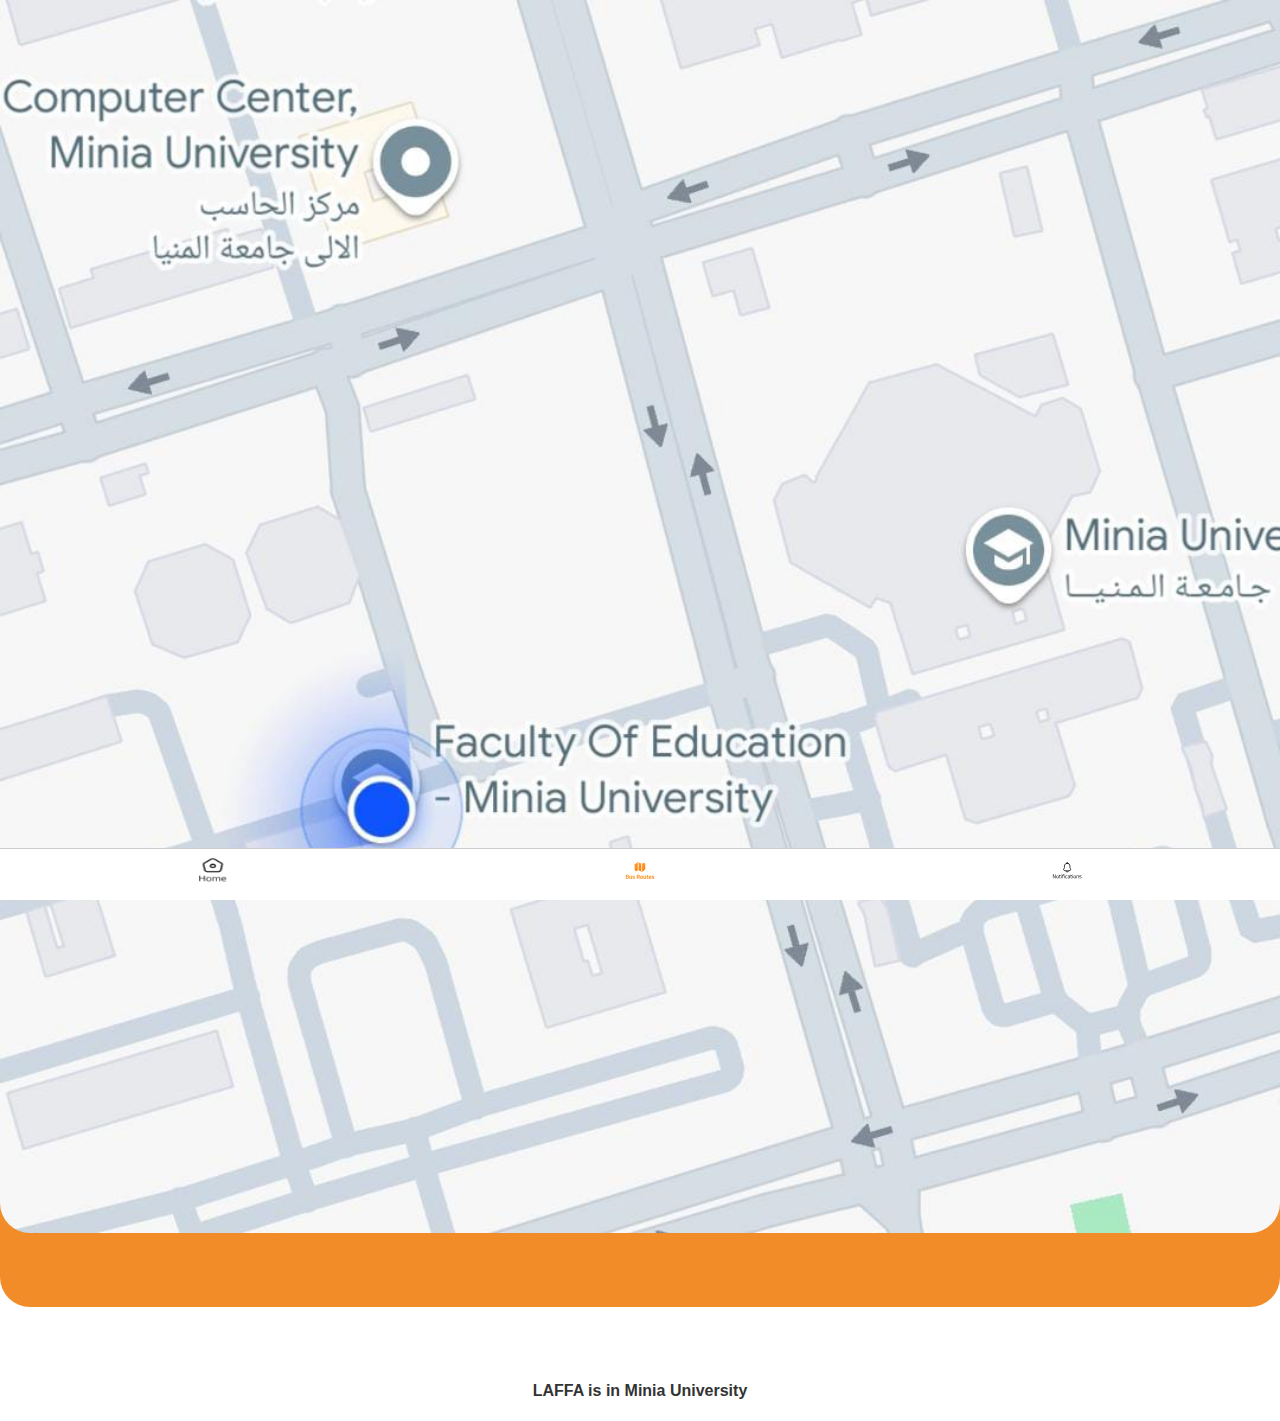
<file: test3.html>
<!DOCTYPE html>
<html lang="en">
<head>
  <meta charset="UTF-8" />
  <meta name="viewport" content="width=device-width, initial-scale=1.0" />
  <title>MoveEZ</title>
  <style>
    body {
      margin: 0;
      font-family: sans-serif;
      background-color: #ffffff;
    }

    .header {
      background-color: #f28c28;
      padding-bottom: 20px;
      border-bottom-left-radius: 30px;
      border-bottom-right-radius: 30px;
    }

    .header img {
      width: 100%;
      height: auto;
      display: block;
      border-bottom-left-radius: 30px;
      border-bottom-right-radius: 30px;
    }

    emp {
      display: block;
      text-align: center;
      font-size: 16px;
      margin: 20px 10px;
      color: #333;
    }

    .bottom-nav {
      position: fixed;
      bottom: 0;
      width: 100%;
      background-color: white;
      display: flex;
      justify-content: space-around;
      border-top: 1px solid #ccc;
      padding: 8px 0;
      z-index: 10;
    }

    .bottom-nav a {
      text-align: center;
      text-decoration: none;
      color: #444;
      font-size: 12px;
    }

    .bottom-nav img {
      width: 30px;
      height: 30px;
      display: block;
      margin: 0 auto 5px;
    }
  </style>
</head>
<body>

  <div class="header">
    <img src="WhatsApp Image 2025-05-19 at 11.05.18_cd07fc9f.jpg" alt="Header Image"> <br> <br> <br>
  </div>
<br> <br> <br> 
 <h1> <emp>LAFFA is in Minia University</emp></h1>

  <div class="bottom-nav">
    <a href="test2.html">
      <img src="Frame 36.png">
      
    </a>
    <a href="test3.html">
      <img src="Frame 37 (1).svg">
     
    </a>
    <a href="test4.html">
      <img src="Frame 38.svg">
     
    </a>
  </div>

</body>
</html>
</file>
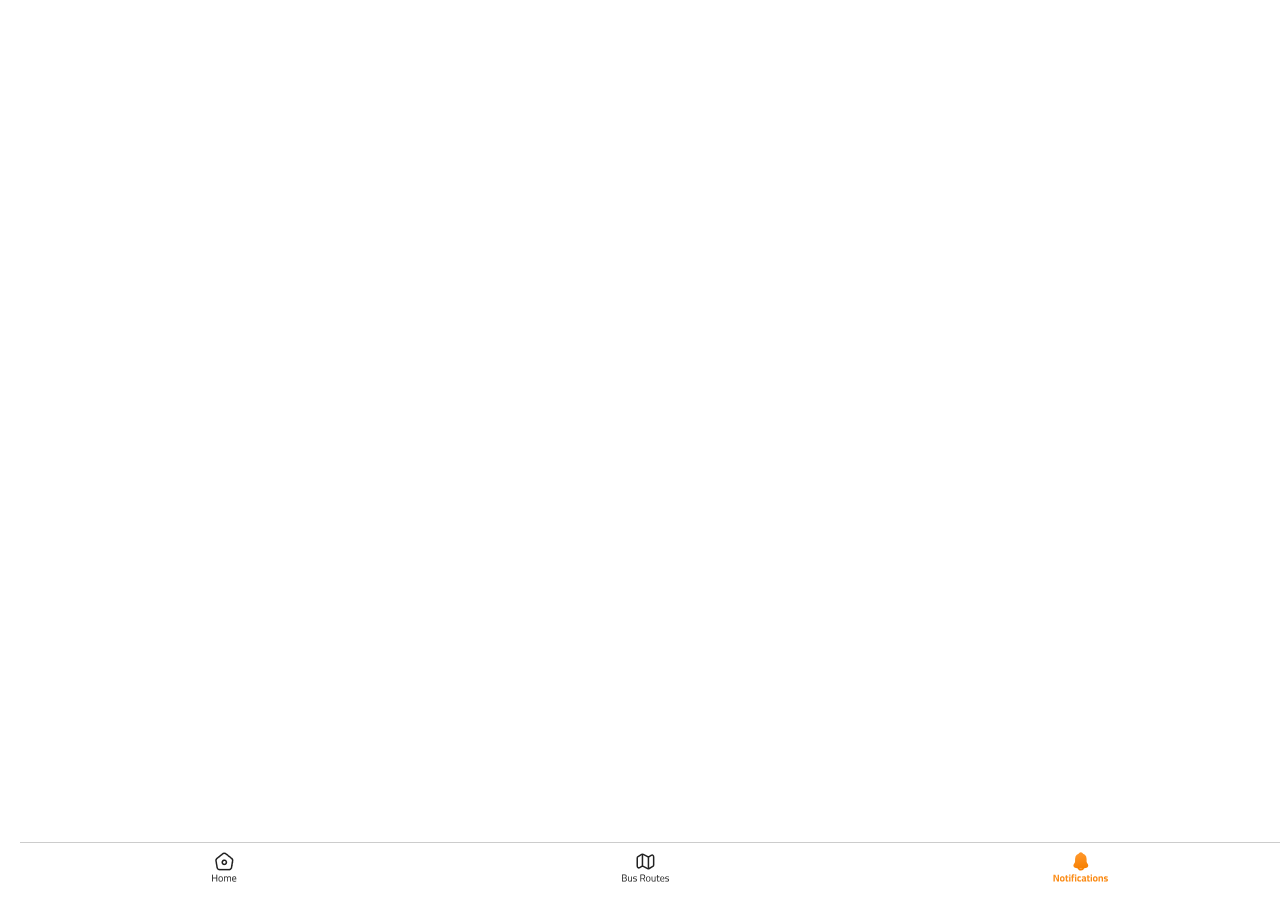
<file: test4.html>
<!DOCTYPE html>
<html lang="en">
<head>
  <meta charset="UTF-8" />
  <meta name="viewport" content="width=device-width, initial-scale=1.0" />
  <title>MoveEZ</title>
  <style>
    body {
      margin: 0;
      font-family: sans-serif;
      background-color: #ffffff;
    }

    .header {
      background-color:transparent;
      padding: 20px;
      border-bottom-left-radius: 30px;
      border-bottom-right-radius: 30px;
    }

    .header h2 {
      color: white;
      margin: 0 0 15px;
      font-size: 18px;
    }

    .form-group {
      margin-bottom: 10px;
    }
    
    
    .bottom-nav {
      position: fixed;
      bottom: 0;
      width: 100%;
      background-color: white;
      display: flex;
      justify-content: space-around;
      border-top: 1px solid #ccc;
      padding: 8px 0;
    }

    .bottom-nav div {
      font-size: 12px;
      color: #444;
    }
  </style>
</head>
<body>
 
  <div class="header"> 

    </h2>
    <br> 
    
    
  <div class="bottom-nav">
    <div><a href="test2.html"><img src="Frame 36.png"></div></a> 
    <div> <a href="test3.html"><img src="Frame 37.svg"></div></a> 
    <div> <a href="test4.html"><img src="Frame 38 (1).svg"></div></a>
  </div>

</body>
</html>
</file>
<file: styles.css>
/* Global styles */
* {
    margin: 0;
    padding: 0;
    box-sizing: border-box;
    font-family: 'Segoe UI', Tahoma, Geneva, Verdana, sans-serif;
}

body {
    background-color: #f8f8f8;
    color: #333;
    line-height: 1.6;
}

.container {
    max-width: 480px;
    margin: 0 auto;
    position: relative;
    min-height: 100vh;
    background-color: white;
    box-shadow: 0 0 10px rgba(0, 0, 0, 0.05);
}

/* Back button */
.back-button {
    position: absolute;
    top: 20px;
    left: 20px;
    font-size: 24px;
    color: #333;
    cursor: pointer;
    z-index: 10;
}

/* Main content */
.main-content {
    padding: 20px;
    padding-bottom: 80px; /* Space for bottom nav */
}

/* Phone illustration */
.phone-illustration {
    position: relative;
    height: 380px;
    margin: 20px auto;
    display: flex;
    justify-content: center;
}

.phone-frame {
    width: 200px;
    height: 380px;
    background-color: #1a2533;
    border-radius: 30px;
    padding: 10px;
    position: relative;
    overflow: hidden;
    box-shadow: 0 10px 25px rgba(0, 0, 0, 0.1);
    z-index: 2;
}

.phone-frame::before {
    content: '';
    position: absolute;
    top: 0;
    left: 50%;
    transform: translateX(-50%);
    width: 60px;
    height: 20px;
    background-color: #1a2533;
    border-radius: 0 0 15px 15px;
}

.phone-content {
    width: 100%;
    height: 100%;
    background-color: white;
    border-radius: 20px;
    overflow: hidden;
    position: relative;
}

.phone-header {
    display: flex;
    justify-content: space-between;
    padding: 10px;
    font-size: 12px;
    color: #777;
}

.success-content {
    display: flex;
    flex-direction: column;
    align-items: center;
    justify-content: center;
    height: calc(100% - 40px);
    padding: 20px;
    text-align: center;
}

.success-icon {
    width: 60px;
    height: 60px;
    background-color: #ff9933;
    border-radius: 50%;
    display: flex;
    align-items: center;
    justify-content: center;
    color: white;
    font-size: 24px;
    margin-bottom: 15px;
}

.success-content h2 {
    color: #ff9933;
    margin-bottom: 5px;
    font-size: 18px;
}

.success-content p {
    color: #777;
    font-size: 12px;
    margin-bottom: 20px;
}

.gift-illustration {
    width: 80px;
    height: 80px;
    background-color: #f5f5f5;
    margin: 15px 0;
    position: relative;
}

.gift-illustration::before,
.gift-illustration::after {
    content: '';
    position: absolute;
    background-color: #eee;
}

.gift-illustration::before {
    width: 60px;
    height: 60px;
    top: 10px;
    left: 10px;
}

.gift-illustration::after {
    width: 40px;
    height: 40px;
    top: 20px;
    left: 20px;
}

.done-button {
    background-color: #ff9933;
    color: white;
    border: none;
    border-radius: 25px;
    padding: 10px 40px;
    font-size: 14px;
    cursor: pointer;
    margin-top: 15px;
}

/* Decorative elements */
.person-illustration {
    position: absolute;
    width: 100px;
    height: 300px;
    background-image: url('data:image/svg+xml;utf8,<svg xmlns="http://www.w3.org/2000/svg" viewBox="0 0 100 300"><rect x="30" y="50" width="40" height="80" fill="%23ff9933"/><rect x="30" y="130" width="40" height="120" fill="%23333"/></svg>');
    background-repeat: no-repeat;
    left: 0;
    bottom: 0;
    z-index: 1;
}

.card-illustration {
    position: absolute;
    width: 80px;
    height: 60px;
    border-radius: 8px;
    z-index: 1;
}

.card1 {
    background-color: #ff9933;
    right: 20px;
    top: 80px;
    transform: rotate(15deg);
}

.card2 {
    background-color: #445566;
    right: 40px;
    top: 160px;
    transform: rotate(-10deg);
}

.plant-illustration {
    position: absolute;
    width: 30px;
    height: 40px;
    background-color: #ff9933;
    right: 10px;
    bottom: 0;
    clip-path: ellipse(50% 50% at 50% 100%);
}

/* Payment success message */
.payment-success {
    text-align: center;
    margin: 30px 0;
}

.payment-success h1 {
    font-size: 28px;
    color: #333;
    font-weight: 600;
}

/* Trip code section */
.trip-code-container {
    background-color: white;
    border-radius: 15px;
    padding: 15px;
    margin: 20px 0;
    box-shadow: 0 2px 10px rgba(0, 0, 0, 0.05);
}

.trip-code-content {
    display: flex;
    align-items: center;
    justify-content: space-between;
}

.trip-code-label {
    color: #ff9933;
    font-weight: 600;
    font-size: 18px;
}

.trip-code-divider {
    width: 1px;
    height: 30px;
    background-color: #ddd;
    margin: 0 15px;
}

.trip-code-number {
    flex-grow: 1;
    font-size: 18px;
    font-weight: 600;
    color: #666;
    letter-spacing: 1px;
}

.copy-button {
    background-color: #ff9933;
    color: white;
    border: none;
    border-radius: 8px;
    padding: 10px 25px;
    font-size: 16px;
    cursor: pointer;
}

/* Action buttons */
.action-buttons {
    display: flex;
    flex-direction: column;
    gap: 15px;
    margin: 30px 0;
}

.tracking-button, .download-button {
    padding: 18px;
    border-radius: 15px;
    font-size: 18px;
    font-weight: 500;
    border: none;
    cursor: pointer;
    text-align: center;
}

.tracking-button {
    background-color: #ff9933;
    color: white;
}

.download-button {
    background-color: white;
    color: #ff9933;
    border: 2px solid #ff9933;
}

/* Bottom navigation */
.bottom-nav {
    position: fixed;
    bottom: 0;
    left: 0;
    right: 0;
    max-width: 480px;
    margin: 0 auto;
    display: flex;
    justify-content: space-around;
    background-color: white;
    padding: 15px 0;
    border-top: 1px solid #eee;
    z-index: 100;
}

.nav-item {
    display: flex;
    flex-direction: column;
    align-items: center;
    font-size: 12px;
    color: #777;
    cursor: pointer;
}

.nav-item i {
    font-size: 20px;
    margin-bottom: 5px;
}

.nav-item.active {
    color: #ff9933;
}

/* Responsive adjustments */
@media (max-width: 480px) {
    .container {
        width: 100%;
    }
    
    .payment-success h1 {
        font-size: 24px;
    }
    
    .trip-code-label, .trip-code-number {
        font-size: 16px;
    }
    
    .tracking-button, .download-button {
        font-size: 16px;
        padding: 15px;
    }
}
</file>
<file: stylee.css>
/* Global Styles */
* {
    margin: 0;
    padding: 0;
    box-sizing: border-box;
    font-family: -apple-system, BlinkMacSystemFont, 'Segoe UI', Roboto, Helvetica, Arial, sans-serif;
}

body {
    background-color: #ffffff;
    color: #333333;
    min-height: 100vh;
    position: relative;
}

/* Mobile-only styles */
.container {
    max-width: 100%;
    width: 100%;
    margin: 0 auto;
    position: relative;
    min-height: 100vh;
    overflow-x: hidden;
}

/* Make website mobile-only */
@media (min-width: 768px) {
    body:before {
        content: "This application is designed for mobile devices only. Please view on a mobile device or resize your browser window.";
        position: fixed;
        top: 0;
        left: 0;
        right: 0;
        bottom: 0;
        background: rgba(0,0,0,0.8);
        color: white;
        display: flex;
        align-items: center;
        justify-content: center;
        padding: 20px;
        text-align: center;
        z-index: 9999;
        font-size: 18px;
    }
    
    .container {
        display: none;
    }
}

/* Splash Screen */
.splash-screen {
    background-color: #FF8C00;
    height: 100vh;
    display: flex;
    flex-direction: column;
    justify-content: center;
    align-items: center;
    padding: 20px;
}

.logo {
    width: 120px;
    height: 120px;
    margin-bottom: 20px;
}

.app-name {
    color: white;
    font-size: 48px;
    font-weight: bold;
    margin-bottom: 100px;
}

.loading-bar {
    width: 80%;
    height: 10px;
    background-color: rgba(255, 255, 255, 0.3);
    border-radius: 10px;
    overflow: hidden;
    position: relative;
}

.loading-progress {
    position: absolute;
    left: 0;
    top: 0;
    height: 100%;
    background-color: white;
    border-radius: 10px;
    width: 30%;
    animation: loading 2s linear forwards;
}

@keyframes loading {
    0% { width: 0; }
    100% { width: 100%; }
}

/* Onboarding Screens */
.onboarding-screen {
    height: 100vh;
    display: flex;
    flex-direction: column;
    background-color: #ffffff;
    position: relative;
}

.skip-button {
    position: absolute;
    top: 20px;
    right: 20px;
    color: #333;
    text-decoration: none;
    font-size: 16px;
}

.back-button {
    position: absolute;
    top: 20px;
    left: 20px;
    color: #333;
    text-decoration: none;
    font-size: 24px;
}

.onboarding-content {
    flex: 1;
    display: flex;
    flex-direction: column;
    justify-content: center;
    align-items: center;
    padding: 20px;
    text-align: center;
}

.onboarding-image {
    width: 80%;
    max-width: 300px;
    margin-bottom: 40px;
}

.onboarding-title {
    font-size: 28px;
    font-weight: bold;
    margin-bottom: 10px;
}

.onboarding-title span {
    color: #FF8C00;
}

.onboarding-description {
    font-size: 16px;
    color: #666;
    line-height: 1.5;
    max-width: 300px;
    margin: 0 auto;
}

.onboarding-nav {
    display: flex;
    flex-direction: column;
    align-items: center;
    margin-bottom: 40px;
}

.dots-container {
    display: flex;
    margin-bottom: 30px;
}

.dot {
    width: 10px;
    height: 10px;
    border-radius: 50%;
    background-color: #ddd;
    margin: 0 5px;
}

.dot.active {
    background-color: #FF8C00;
}

.next-button {
    width: 60px;
    height: 60px;
    border-radius: 50%;
    background-color: #FF8C00;
    display: flex;
    justify-content: center;
    align-items: center;
    color: white;
    text-decoration: none;
    font-size: 24px;
    border: 2px solid #FF8C00;
}

/* Get Started Screen */
.get-started-screen {
    height: 100vh;
    display: flex;
    flex-direction: column;
    justify-content: center;
    align-items: center;
    padding: 20px;
    text-align: center;
}

.get-started-image {
    width: 80%;
    max-width: 300px;
    margin-bottom: 40px;
}

.get-started-title {
    font-size: 32px;
    font-weight: bold;
    color: #FF8C00;
    margin-bottom: 40px;
}

.signup-button {
    width: 100%;
    max-width: 300px;
    padding: 15px;
    background-color: #FF8C00;
    color: white;
    border: none;
    border-radius: 30px;
    font-size: 18px;
    font-weight: bold;
    margin-bottom: 20px;
    cursor: pointer;
}

.login-link {
    color: #333;
    font-size: 16px;
}

.login-link a {
    color: #FF8C00;
    text-decoration: none;
    font-weight: bold;
}

/* Auth Screens (Login/Signup) */
.auth-screen {
    min-height: 100vh;
    display: flex;
    flex-direction: column;
}

.auth-image {
    width: 100%;
    height: 250px;
    object-fit: contain;
    margin-bottom: 20px;
}

.auth-form {
    flex: 1;
    background-color: #FF8C00;
    border-radius: 30px 30px 0 0;
    padding: 30px 20px;
}

.auth-title {
    font-size: 32px;
    color: white;
    margin-bottom: 30px;
}

.form-group {
    margin-bottom: 20px;
}

.form-label {
    display: block;
    color: white;
    margin-bottom: 10px;
    font-size: 16px;
}

.form-input {
    width: 100%;
    padding: 15px;
    border: none;
    border-radius: 10px;
    background-color: rgba(255, 255, 255, 0.9);
    font-size: 16px;
}

.password-input-container {
    position: relative;
}

.password-toggle {
    position: absolute;
    right: 15px;
    top: 50%;
    transform: translateY(-50%);
    color: #666;
    background: none;
    border: none;
    font-size: 18px;
    cursor: pointer;
}

.remember-forgot {
    display: flex;
    justify-content: space-between;
    align-items: center;
    margin-bottom: 30px;
}

.remember-me {
    display: flex;
    align-items: center;
    color: white;
}

.remember-me input {
    margin-right: 10px;
}

.forgot-password {
    color: white;
    text-decoration: none;
}

.auth-button {
    width: 100%;
    padding: 15px;
    background-color: #222;
    color: white;
    border: none;
    border-radius: 10px;
    font-size: 18px;
    font-weight: bold;
    margin-bottom: 20px;
    cursor: pointer;
}

.social-login {
    text-align: center;
    margin-top: 20px;
}

.social-login-text {
    color: white;
    margin-bottom: 15px;
    font-size: 14px;
}

.social-icons {
    display: flex;
    justify-content: center;
    gap: 20px;
    margin-bottom: 30px;
}

.social-icon {
    width: 40px;
    height: 40px;
    border-radius: 50%;
    background-color: white;
    display: flex;
    justify-content: center;
    align-items: center;
}

.social-icon img {
    width: 20px;
    height: 20px;
}

.auth-switch {
    text-align: center;
    color: white;
    margin-top: 20px;
}

.auth-switch a {
    color: white;
    font-weight: bold;
    text-decoration: none;
}

/* Home/Search Screen */
.home-screen {
    min-height: 100vh;
    display: flex;
    flex-direction: column;
}

.search-section {
    background-color: #FF8C00;
    padding: 20px;
    border-bottom-left-radius: 30px;
    border-bottom-right-radius: 30px;
}

.search-header {
    display: flex;
    align-items: center;
    margin-bottom: 20px;
}

.menu-icon {
    background: none;
    border: none;
    color: white;
    font-size: 24px;
    margin-right: 15px;
    cursor: pointer;
}

.search-title {
    color: white;
    font-size: 18px;
    font-weight: 500;
}

.search-inputs {
    display: flex;
    flex-direction: column;
    gap: 15px;
}

.input-group {
    display: flex;
    align-items: center;
}

.input-with-icon {
    flex-grow: 1;
    background-color: white;
    border-radius: 25px;
    padding: 12px 15px;
    display: flex;
    align-items: center;
}

.input-icon {
    margin-right: 10px;
    color: #333;
}

.input-field {
    border: none;
    outline: none;
    flex-grow: 1;
    font-size: 16px;
}

.dropdown-btn {
    background: none;
    border: none;
    margin-left: 10px;
    color: #333;
    font-size: 18px;
    cursor: pointer;
}

.search-button {
    background-color: #222;
    color: white;
    border: none;
    border-radius: 25px;
    padding: 15px;
    width: 100%;
    display: flex;
    align-items: center;
    justify-content: center;
    font-size: 16px;
    cursor: pointer;
    margin-top: 15px;
}

.search-button i {
    margin-right: 10px;
}

/* Results Section */
.results-section {
    padding: 20px;
    flex: 1;
}

.results-header {
    display: flex;
    justify-content: space-between;
    align-items: center;
    margin-bottom: 15px;
}

.results-title {
    font-size: 18px;
    color: #333;
    font-weight: 600;
}

.see-all {
    color: #FF8C00;
    text-decoration: none;
    font-size: 16px;
    font-weight: 500;
}

/* Bus Results */
.bus-results {
    display: flex;
    flex-direction: column;
}

.bus-result {
    display: flex;
    justify-content: space-between;
    padding: 15px 0;
    border-bottom: 1px solid #eee;
    text-decoration: none;
    color: inherit;
}

.bus-info {
    display: flex;
    align-items: center;
}

.time-icon {
    width: 36px;
    height: 36px;
    border-radius: 50%;
    background-color: #f5f5f5;
    display: flex;
    align-items: center;
    justify-content: center;
    margin-right: 15px;
}

.bus-details {
    display: flex;
    flex-direction: column;
}

.bus-number {
    font-size: 16px;
    color: #666;
    margin-bottom: 4px;
}

.departure-time {
    font-size: 14px;
    color: #3498db;
}

.trip-info {
    display: flex;
    flex-direction: column;
    align-items: flex-end;
}

.status {
    font-size: 14px;
    margin-bottom: 8px;
    font-weight: 500;
}

.status.complete {
    color: #8B0000;
}

.status.available {
    color: #228B22;
}

.duration {
    font-size: 14px;
    color: #FF8C00;
    display: flex;
    align-items: center;
}

.duration i {
    margin-right: 5px;
    color: #666;
}

 .bottom-nav {
      position: fixed;
      bottom: 0;
      width: 100%;
      background-color: white;
      display: flex;
      justify-content: space-around;
      border-top: 1px solid #ccc;
      padding: 8px 0;
    }
/* Custom Select Dropdown */
.custom-select {
    position: relative;
    width: 100%;
}

.select-selected {
    color: #333;
    padding: 0;
    cursor: pointer;
}

.select-items {
    position: absolute;
    background-color: white;
    top: 100%;
    left: 0;
    right: 0;
    z-index: 99;
    margin-top: 10px;
    border-radius: 10px;
    box-shadow: 0 2px 10px rgba(0,0,0,0.1);
    max-height: 200px;
    overflow-y: auto;
}

.select-items div {
    color: #333;
    padding: 12px 16px;
    cursor: pointer;
    border-bottom: 1px solid #f1f1f1;
}

.select-items div:last-child {
    border-bottom: none;
}

.select-items div:hover {
    background-color: #f8f8f8;
}

.select-hide {
    display: none;
}
</file>
